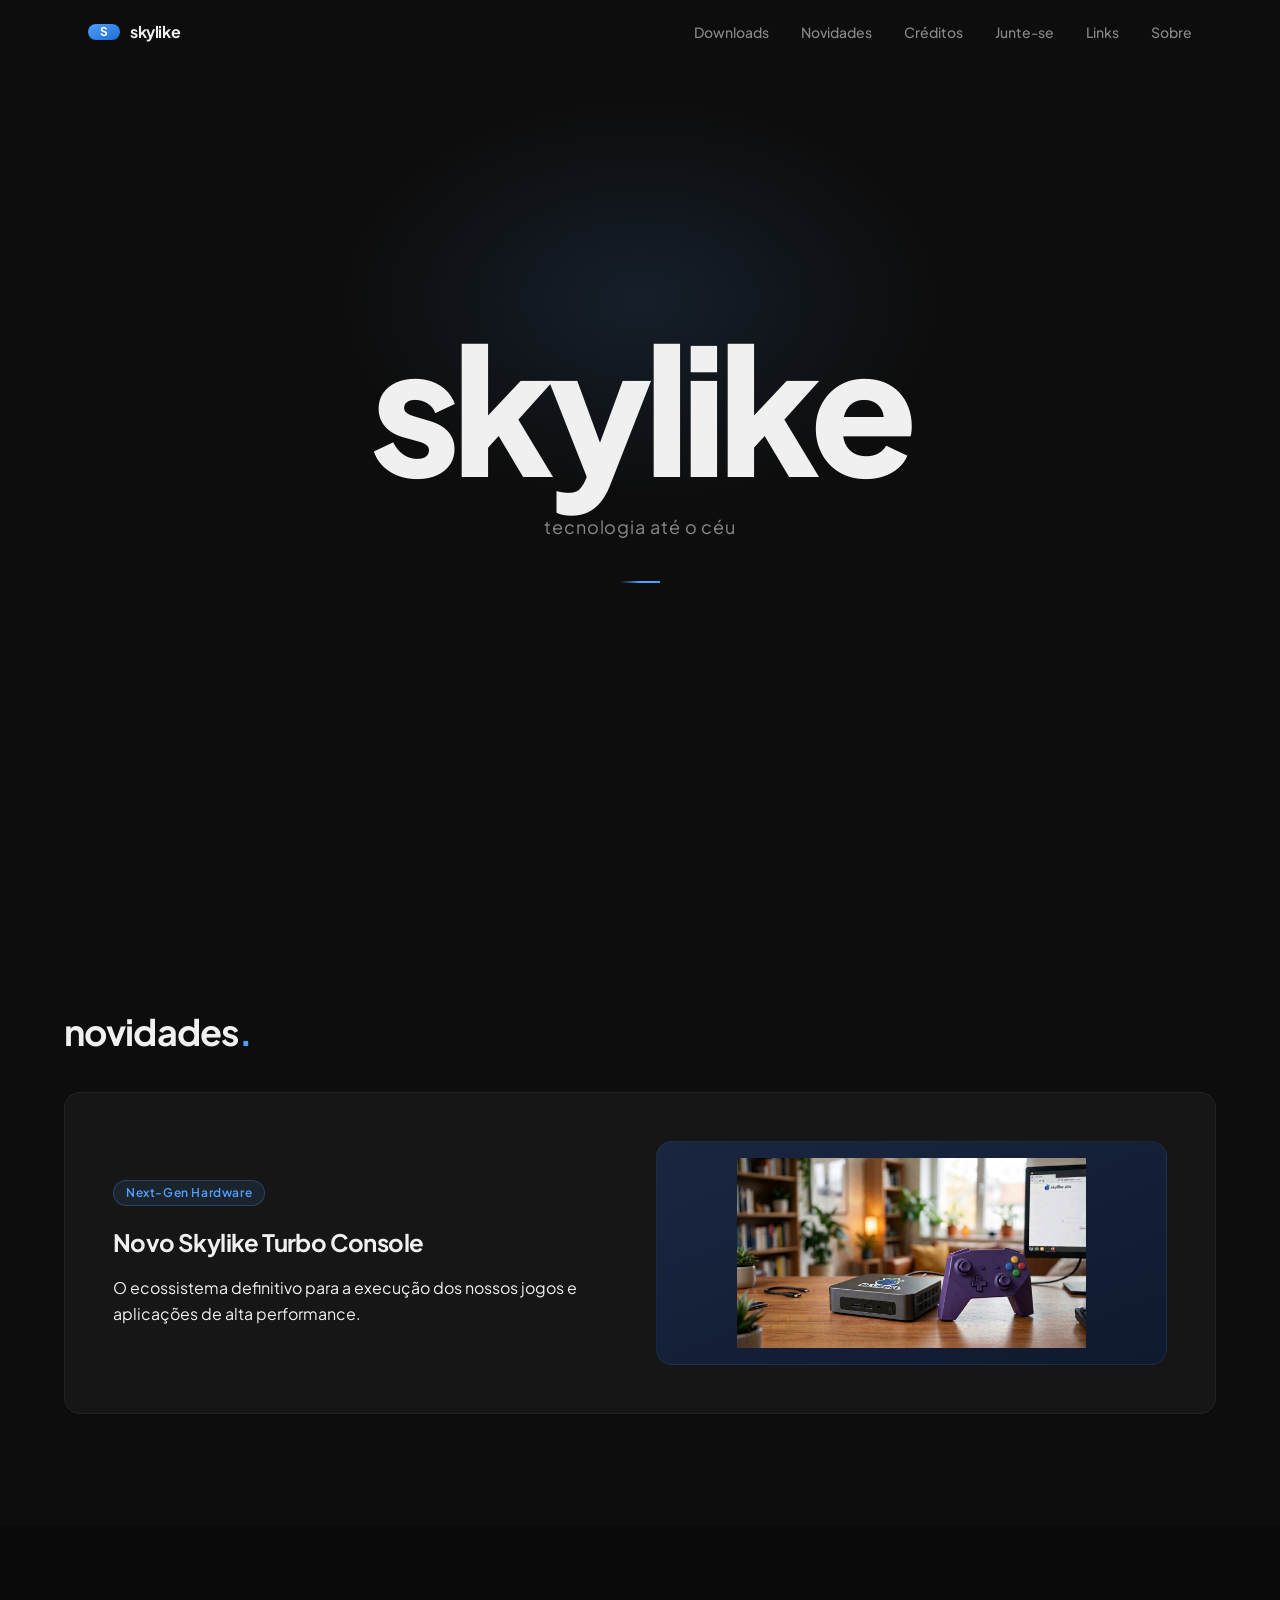
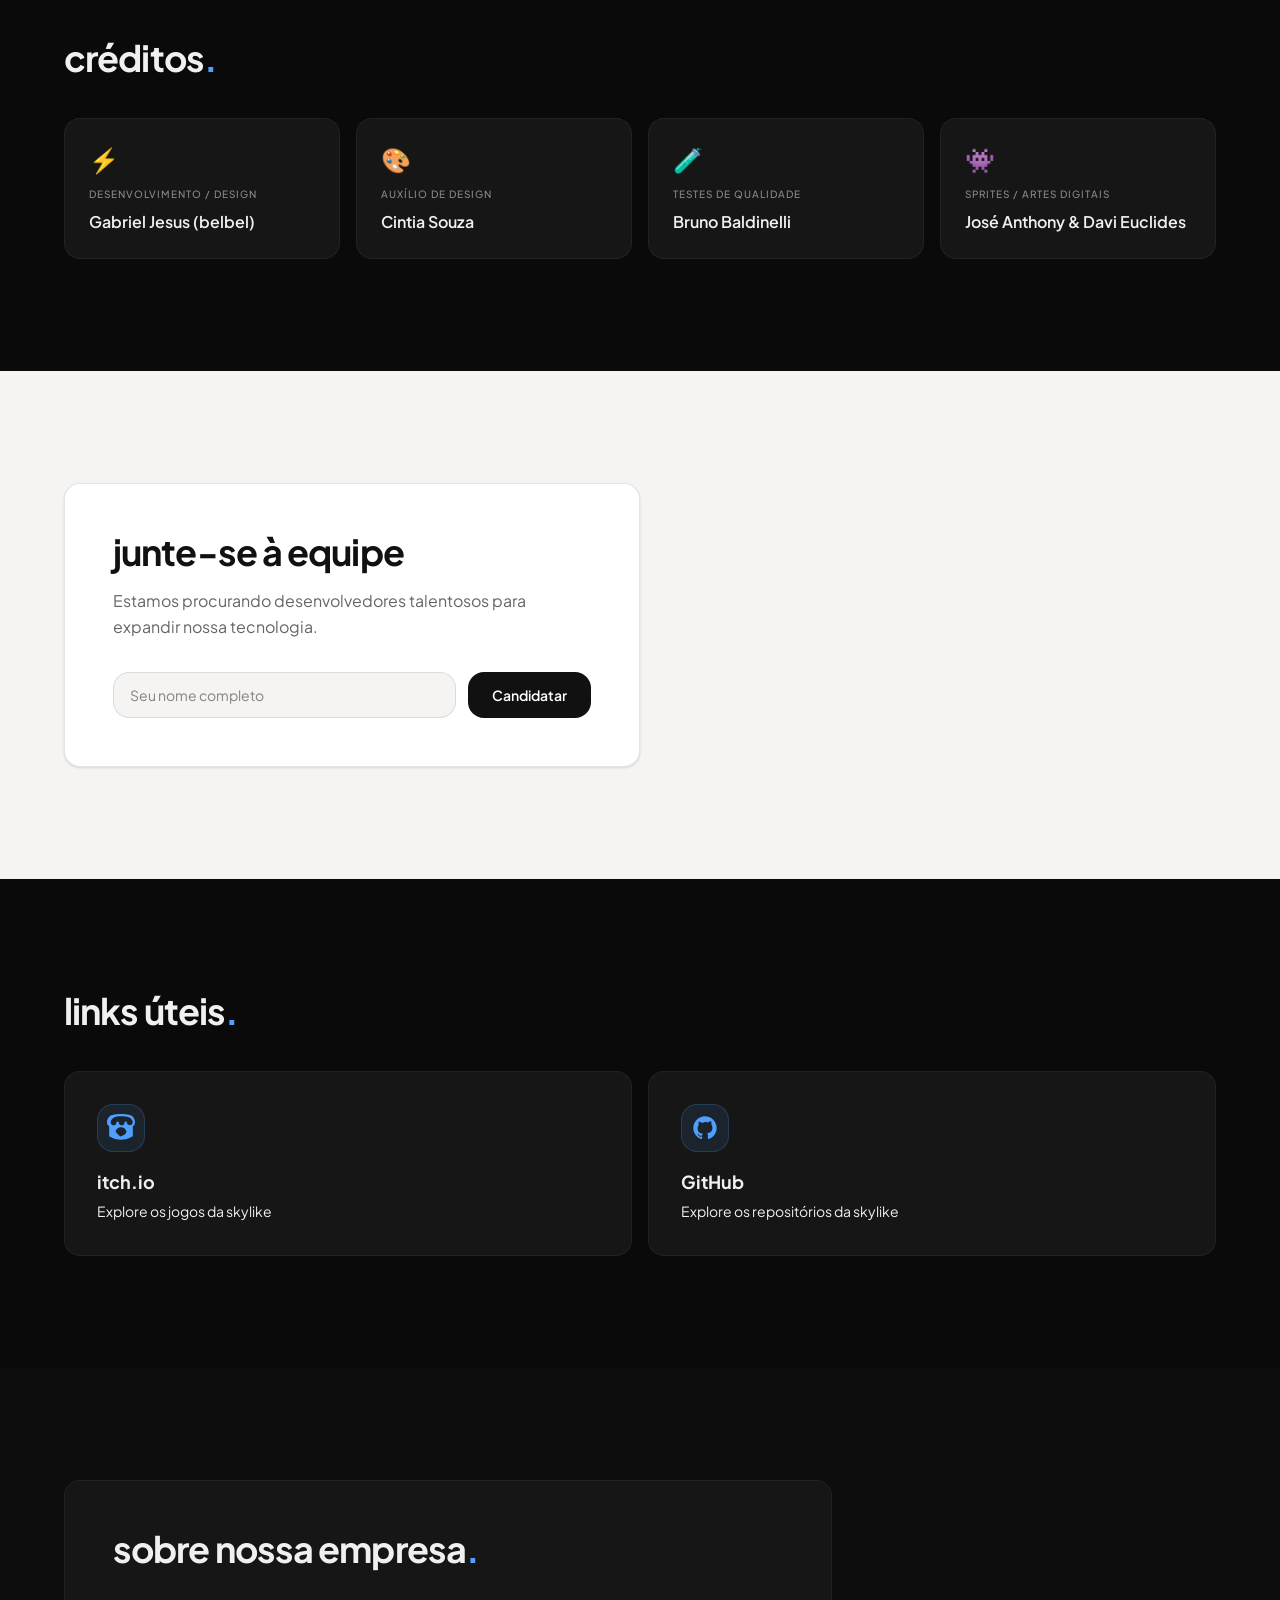
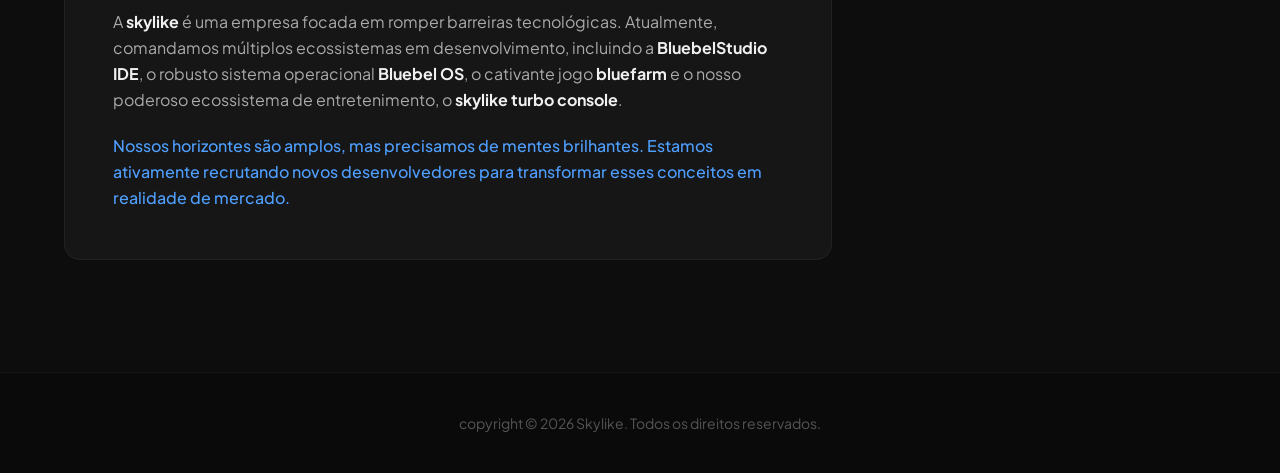
<file: index.html>
<!DOCTYPE html>
<html lang="pt-BR">
  <head>
    <meta charset="UTF-8" />
    <meta name="viewport" content="width=device-width, initial-scale=1.0" />
    
    <title>skylike site</title>

    <link rel="icon" type="image/png" href="assets/favicon.png" />
    <script type="module" crossorigin src="assets/index-DCVqB1F_.js"></script>
    <link rel="stylesheet" crossorigin href="assets/index-jgQjqrBI.css">
  </head>
  <body>
    <div id="root"></div>
  </body>
</html>
</file>
<file: assets/index-jgQjqrBI.css>
@import"https://fonts.googleapis.com/css2?family=Plus+Jakarta+Sans:wght@300;400;500;600;700;800&display=swap";/*! tailwindcss v4.1.12 | MIT License | https://tailwindcss.com */@layer properties{@supports (((-webkit-hyphens:none)) and (not (margin-trim:inline))) or ((-moz-orient:inline) and (not (color:rgb(from red r g b)))){*,:before,:after,::backdrop{--tw-translate-x:0;--tw-translate-y:0;--tw-translate-z:0;--tw-rotate-x:initial;--tw-rotate-y:initial;--tw-rotate-z:initial;--tw-skew-x:initial;--tw-skew-y:initial;--tw-space-x-reverse:0;--tw-border-style:solid;--tw-gradient-position:initial;--tw-gradient-from:#0000;--tw-gradient-via:#0000;--tw-gradient-to:#0000;--tw-gradient-stops:initial;--tw-gradient-via-stops:initial;--tw-gradient-from-position:0%;--tw-gradient-via-position:50%;--tw-gradient-to-position:100%;--tw-leading:initial;--tw-font-weight:initial;--tw-tracking:initial;--tw-ordinal:initial;--tw-slashed-zero:initial;--tw-numeric-figure:initial;--tw-numeric-spacing:initial;--tw-numeric-fraction:initial;--tw-shadow:0 0 #0000;--tw-shadow-color:initial;--tw-shadow-alpha:100%;--tw-inset-shadow:0 0 #0000;--tw-inset-shadow-color:initial;--tw-inset-shadow-alpha:100%;--tw-ring-color:initial;--tw-ring-shadow:0 0 #0000;--tw-inset-ring-color:initial;--tw-inset-ring-shadow:0 0 #0000;--tw-ring-inset:initial;--tw-ring-offset-width:0px;--tw-ring-offset-color:#fff;--tw-ring-offset-shadow:0 0 #0000;--tw-outline-style:solid;--tw-backdrop-blur:initial;--tw-backdrop-brightness:initial;--tw-backdrop-contrast:initial;--tw-backdrop-grayscale:initial;--tw-backdrop-hue-rotate:initial;--tw-backdrop-invert:initial;--tw-backdrop-opacity:initial;--tw-backdrop-saturate:initial;--tw-backdrop-sepia:initial;--tw-duration:initial;--tw-ease:initial;--tw-content:"";--tw-animation-delay:0s;--tw-animation-direction:normal;--tw-animation-duration:initial;--tw-animation-fill-mode:none;--tw-animation-iteration-count:1;--tw-enter-blur:0;--tw-enter-opacity:1;--tw-enter-rotate:0;--tw-enter-scale:1;--tw-enter-translate-x:0;--tw-enter-translate-y:0;--tw-exit-blur:0;--tw-exit-opacity:1;--tw-exit-rotate:0;--tw-exit-scale:1;--tw-exit-translate-x:0;--tw-exit-translate-y:0}}}@layer theme{:root,:host{--font-sans:ui-sans-serif,system-ui,sans-serif,"Apple Color Emoji","Segoe UI Emoji","Segoe UI Symbol","Noto Color Emoji";--font-mono:ui-monospace,SFMono-Regular,Menlo,Monaco,Consolas,"Liberation Mono","Courier New",monospace;--color-gray-100:oklch(96.7% .003 264.542);--color-black:#000;--color-white:#fff;--spacing:.25rem;--container-sm:24rem;--container-lg:32rem;--container-xl:36rem;--container-3xl:48rem;--container-6xl:72rem;--text-xs:.75rem;--text-xs--line-height:calc(1/.75);--text-sm:.875rem;--text-sm--line-height:calc(1.25/.875);--text-base:1rem;--text-base--line-height: 1.5 ;--text-lg:1.125rem;--text-lg--line-height:calc(1.75/1.125);--text-xl:1.25rem;--text-xl--line-height:calc(1.75/1.25);--text-2xl:1.5rem;--text-2xl--line-height:calc(2/1.5);--text-3xl:1.875rem;--text-3xl--line-height: 1.2 ;--text-4xl:2.25rem;--text-4xl--line-height:calc(2.5/2.25);--text-6xl:3.75rem;--text-6xl--line-height:1;--text-8xl:6rem;--text-8xl--line-height:1;--font-weight-normal:400;--font-weight-medium:500;--font-weight-semibold:600;--font-weight-bold:700;--font-weight-extrabold:800;--tracking-tighter:-.05em;--tracking-tight:-.025em;--tracking-wider:.05em;--tracking-widest:.1em;--leading-snug:1.375;--leading-relaxed:1.625;--radius-xs:.125rem;--radius-2xl:1rem;--ease-in-out:cubic-bezier(.4,0,.2,1);--animate-pulse:pulse 2s cubic-bezier(.4,0,.6,1)infinite;--blur-md:12px;--aspect-video:16/9;--default-transition-duration:.15s;--default-transition-timing-function:cubic-bezier(.4,0,.2,1);--default-font-family:var(--font-sans);--default-mono-font-family:var(--font-mono);--color-border:var(--border)}}@layer base{*,:after,:before,::backdrop{box-sizing:border-box;border:0 solid;margin:0;padding:0}::file-selector-button{box-sizing:border-box;border:0 solid;margin:0;padding:0}html,:host{-webkit-text-size-adjust:100%;-moz-tab-size:4;tab-size:4;line-height:1.5;font-family:var(--default-font-family,ui-sans-serif,system-ui,sans-serif,"Apple Color Emoji","Segoe UI Emoji","Segoe UI Symbol","Noto Color Emoji");font-feature-settings:var(--default-font-feature-settings,normal);font-variation-settings:var(--default-font-variation-settings,normal);-webkit-tap-highlight-color:transparent}hr{height:0;color:inherit;border-top-width:1px}abbr:where([title]){-webkit-text-decoration:underline dotted;text-decoration:underline dotted}h1,h2,h3,h4,h5,h6{font-size:inherit;font-weight:inherit}a{color:inherit;-webkit-text-decoration:inherit;text-decoration:inherit}b,strong{font-weight:bolder}code,kbd,samp,pre{font-family:var(--default-mono-font-family,ui-monospace,SFMono-Regular,Menlo,Monaco,Consolas,"Liberation Mono","Courier New",monospace);font-feature-settings:var(--default-mono-font-feature-settings,normal);font-variation-settings:var(--default-mono-font-variation-settings,normal);font-size:1em}small{font-size:80%}sub,sup{vertical-align:baseline;font-size:75%;line-height:0;position:relative}sub{bottom:-.25em}sup{top:-.5em}table{text-indent:0;border-color:inherit;border-collapse:collapse}:-moz-focusring{outline:auto}progress{vertical-align:baseline}summary{display:list-item}ol,ul,menu{list-style:none}img,svg,video,canvas,audio,iframe,embed,object{vertical-align:middle;display:block}img,video{max-width:100%;height:auto}button,input,select,optgroup,textarea{font:inherit;font-feature-settings:inherit;font-variation-settings:inherit;letter-spacing:inherit;color:inherit;opacity:1;background-color:#0000;border-radius:0}::file-selector-button{font:inherit;font-feature-settings:inherit;font-variation-settings:inherit;letter-spacing:inherit;color:inherit;opacity:1;background-color:#0000;border-radius:0}:where(select:is([multiple],[size])) optgroup{font-weight:bolder}:where(select:is([multiple],[size])) optgroup option{padding-inline-start:20px}::file-selector-button{margin-inline-end:4px}::placeholder{opacity:1}@supports (not ((-webkit-appearance:-apple-pay-button))) or (contain-intrinsic-size:1px){::placeholder{color:currentColor}@supports (color:color-mix(in lab,red,red)){::placeholder{color:color-mix(in oklab,currentcolor 50%,transparent)}}}textarea{resize:vertical}::-webkit-search-decoration{-webkit-appearance:none}::-webkit-date-and-time-value{min-height:1lh;text-align:inherit}::-webkit-datetime-edit{display:inline-flex}::-webkit-datetime-edit-fields-wrapper{padding:0}::-webkit-datetime-edit{padding-block:0}::-webkit-datetime-edit-year-field{padding-block:0}::-webkit-datetime-edit-month-field{padding-block:0}::-webkit-datetime-edit-day-field{padding-block:0}::-webkit-datetime-edit-hour-field{padding-block:0}::-webkit-datetime-edit-minute-field{padding-block:0}::-webkit-datetime-edit-second-field{padding-block:0}::-webkit-datetime-edit-millisecond-field{padding-block:0}::-webkit-datetime-edit-meridiem-field{padding-block:0}::-webkit-calendar-picker-indicator{line-height:1}:-moz-ui-invalid{box-shadow:none}button,input:where([type=button],[type=reset],[type=submit]){-webkit-appearance:button;-moz-appearance:button;appearance:button}::file-selector-button{-webkit-appearance:button;-moz-appearance:button;appearance:button}::-webkit-inner-spin-button{height:auto}::-webkit-outer-spin-button{height:auto}[hidden]:where(:not([hidden=until-found])){display:none!important}*{border-color:var(--border);outline-color:var(--ring)}@supports (color:color-mix(in lab,red,red)){*{outline-color:color-mix(in oklab,var(--ring)50%,transparent)}}body{background-color:var(--background);color:var(--foreground);-webkit-font-smoothing:antialiased;-moz-osx-font-smoothing:grayscale}html{font-family:Plus Jakarta Sans,sans-serif;font-size:100%}h1{font-size:var(--text-xl);line-height:var(--tw-leading,var(--text-xl--line-height));--tw-font-weight:var(--font-weight-medium);font-weight:var(--font-weight-medium);--tw-tracking:var(--tracking-tight);letter-spacing:var(--tracking-tight)}@media(min-width:48rem){h1{font-size:var(--text-3xl);line-height:var(--tw-leading,var(--text-3xl--line-height))}}h1{line-height:1.3}h2{font-size:var(--text-lg);line-height:var(--tw-leading,var(--text-lg--line-height));--tw-font-weight:var(--font-weight-medium);font-weight:var(--font-weight-medium)}@media(min-width:48rem){h2{font-size:var(--text-2xl);line-height:var(--tw-leading,var(--text-2xl--line-height))}}h2{line-height:1.4}h3{font-size:var(--text-base);line-height:var(--tw-leading,var(--text-base--line-height));--tw-font-weight:var(--font-weight-medium);font-weight:var(--font-weight-medium)}@media(min-width:48rem){h3{font-size:var(--text-xl);line-height:var(--tw-leading,var(--text-xl--line-height))}}h3{line-height:1.4}h4{font-size:var(--text-sm);line-height:var(--tw-leading,var(--text-sm--line-height));--tw-font-weight:var(--font-weight-medium);font-weight:var(--font-weight-medium)}@media(min-width:48rem){h4{font-size:var(--text-base);line-height:var(--tw-leading,var(--text-base--line-height))}}h4{line-height:1.5}label,button{font-size:var(--text-sm);line-height:var(--tw-leading,var(--text-sm--line-height));--tw-font-weight:var(--font-weight-medium);font-weight:var(--font-weight-medium)}@media(min-width:48rem){label,button{font-size:var(--text-base);line-height:var(--tw-leading,var(--text-base--line-height))}}label,button{line-height:1.5}input{font-size:var(--text-sm);line-height:var(--tw-leading,var(--text-sm--line-height));--tw-font-weight:var(--font-weight-normal);font-weight:var(--font-weight-normal)}@media(min-width:48rem){input{font-size:var(--text-base);line-height:var(--tw-leading,var(--text-base--line-height))}}input{line-height:1.5}}@layer components;@layer utilities{.\@container\/card-header{container:card-header/inline-size}.pointer-events-none{pointer-events:none}.invisible{visibility:hidden}.sr-only{clip:rect(0,0,0,0);white-space:nowrap;border-width:0;width:1px;height:1px;margin:-1px;padding:0;position:absolute;overflow:hidden}.absolute{position:absolute}.fixed{position:fixed}.relative{position:relative}.inset-0{inset:calc(var(--spacing)*0)}.inset-x-0{inset-inline:calc(var(--spacing)*0)}.inset-y-0{inset-block:calc(var(--spacing)*0)}.-top-12{top:calc(var(--spacing)*-12)}.top-0{top:calc(var(--spacing)*0)}.top-1\.5{top:calc(var(--spacing)*1.5)}.top-1\/2{top:50%}.top-1\/3{top:33.3333%}.top-3\.5{top:calc(var(--spacing)*3.5)}.top-4{top:calc(var(--spacing)*4)}.top-\[1px\]{top:1px}.top-\[50\%\]{top:50%}.top-\[60\%\]{top:60%}.top-full{top:100%}.-right-12{right:calc(var(--spacing)*-12)}.right-0{right:calc(var(--spacing)*0)}.right-1{right:calc(var(--spacing)*1)}.right-2{right:calc(var(--spacing)*2)}.right-3{right:calc(var(--spacing)*3)}.right-4{right:calc(var(--spacing)*4)}.-bottom-12{bottom:calc(var(--spacing)*-12)}.bottom-0{bottom:calc(var(--spacing)*0)}.-left-12{left:calc(var(--spacing)*-12)}.left-0{left:calc(var(--spacing)*0)}.left-1{left:calc(var(--spacing)*1)}.left-1\/2{left:50%}.left-2{left:calc(var(--spacing)*2)}.left-\[50\%\]{left:50%}.isolate{isolation:isolate}.z-10{z-index:10}.z-20{z-index:20}.z-50{z-index:50}.z-\[1\]{z-index:1}.col-start-2{grid-column-start:2}.row-span-2{grid-row:span 2/span 2}.row-start-1{grid-row-start:1}.m-0{margin:calc(var(--spacing)*0)}.-mx-1{margin-inline:calc(var(--spacing)*-1)}.mx-2{margin-inline:calc(var(--spacing)*2)}.mx-3\.5{margin-inline:calc(var(--spacing)*3.5)}.mx-auto{margin-inline:auto}.my-0\.5{margin-block:calc(var(--spacing)*.5)}.my-1{margin-block:calc(var(--spacing)*1)}.-mt-4{margin-top:calc(var(--spacing)*-4)}.mt-1\.5{margin-top:calc(var(--spacing)*1.5)}.mt-2{margin-top:calc(var(--spacing)*2)}.mt-4{margin-top:calc(var(--spacing)*4)}.mt-5{margin-top:calc(var(--spacing)*5)}.mt-10{margin-top:calc(var(--spacing)*10)}.mt-auto{margin-top:auto}.mb-1{margin-bottom:calc(var(--spacing)*1)}.mb-4{margin-bottom:calc(var(--spacing)*4)}.mb-5{margin-bottom:calc(var(--spacing)*5)}.mb-8{margin-bottom:calc(var(--spacing)*8)}.mb-10{margin-bottom:calc(var(--spacing)*10)}.-ml-4{margin-left:calc(var(--spacing)*-4)}.ml-1{margin-left:calc(var(--spacing)*1)}.ml-auto{margin-left:auto}.line-clamp-1{-webkit-line-clamp:1;-webkit-box-orient:vertical;display:-webkit-box;overflow:hidden}.block{display:block}.flex{display:flex}.grid{display:grid}.hidden{display:none}.inline-block{display:inline-block}.inline-flex{display:inline-flex}.table{display:table}.table-caption{display:table-caption}.table-cell{display:table-cell}.table-row{display:table-row}.field-sizing-content{field-sizing:content}.aspect-square{aspect-ratio:1}.aspect-video{aspect-ratio:var(--aspect-video)}.size-2{width:calc(var(--spacing)*2);height:calc(var(--spacing)*2)}.size-2\.5{width:calc(var(--spacing)*2.5);height:calc(var(--spacing)*2.5)}.size-3{width:calc(var(--spacing)*3);height:calc(var(--spacing)*3)}.size-3\.5{width:calc(var(--spacing)*3.5);height:calc(var(--spacing)*3.5)}.size-4{width:calc(var(--spacing)*4);height:calc(var(--spacing)*4)}.size-7{width:calc(var(--spacing)*7);height:calc(var(--spacing)*7)}.size-8{width:calc(var(--spacing)*8);height:calc(var(--spacing)*8)}.size-9{width:calc(var(--spacing)*9);height:calc(var(--spacing)*9)}.size-10{width:calc(var(--spacing)*10);height:calc(var(--spacing)*10)}.size-full{width:100%;height:100%}.h-1\.5{height:calc(var(--spacing)*1.5)}.h-2{height:calc(var(--spacing)*2)}.h-2\.5{height:calc(var(--spacing)*2.5)}.h-4{height:calc(var(--spacing)*4)}.h-5{height:calc(var(--spacing)*5)}.h-7{height:calc(var(--spacing)*7)}.h-8{height:calc(var(--spacing)*8)}.h-9{height:calc(var(--spacing)*9)}.h-10{height:calc(var(--spacing)*10)}.h-12{height:calc(var(--spacing)*12)}.h-16{height:calc(var(--spacing)*16)}.h-48{height:calc(var(--spacing)*48)}.h-\[1\.15rem\]{height:1.15rem}.h-\[2px\]{height:2px}.h-\[400px\]{height:400px}.h-\[calc\(100\%-1px\)\]{height:calc(100% - 1px)}.h-\[var\(--radix-navigation-menu-viewport-height\)\]{height:var(--radix-navigation-menu-viewport-height)}.h-\[var\(--radix-select-trigger-height\)\]{height:var(--radix-select-trigger-height)}.h-auto{height:auto}.h-full{height:100%}.h-px{height:1px}.h-svh{height:100svh}.max-h-\(--radix-context-menu-content-available-height\){max-height:var(--radix-context-menu-content-available-height)}.max-h-\(--radix-dropdown-menu-content-available-height\){max-height:var(--radix-dropdown-menu-content-available-height)}.max-h-\(--radix-select-content-available-height\){max-height:var(--radix-select-content-available-height)}.max-h-\[300px\]{max-height:300px}.max-h-full{max-height:100%}.min-h-0{min-height:calc(var(--spacing)*0)}.min-h-4{min-height:calc(var(--spacing)*4)}.min-h-16{min-height:calc(var(--spacing)*16)}.min-h-screen{min-height:100vh}.min-h-svh{min-height:100svh}.w-\(--sidebar-width\){width:var(--sidebar-width)}.w-0{width:calc(var(--spacing)*0)}.w-1{width:calc(var(--spacing)*1)}.w-2{width:calc(var(--spacing)*2)}.w-2\.5{width:calc(var(--spacing)*2.5)}.w-3{width:calc(var(--spacing)*3)}.w-3\/4{width:75%}.w-4{width:calc(var(--spacing)*4)}.w-5{width:calc(var(--spacing)*5)}.w-8{width:calc(var(--spacing)*8)}.w-9{width:calc(var(--spacing)*9)}.w-10{width:calc(var(--spacing)*10)}.w-12{width:calc(var(--spacing)*12)}.w-64{width:calc(var(--spacing)*64)}.w-72{width:calc(var(--spacing)*72)}.w-\[100px\]{width:100px}.w-\[300px\]{width:300px}.w-auto{width:auto}.w-fit{width:fit-content}.w-full{width:100%}.w-max{width:max-content}.w-px{width:1px}.max-w-\(--skeleton-width\){max-width:var(--skeleton-width)}.max-w-3xl{max-width:var(--container-3xl)}.max-w-6xl{max-width:var(--container-6xl)}.max-w-\[calc\(100\%-2rem\)\]{max-width:calc(100% - 2rem)}.max-w-full{max-width:100%}.max-w-max{max-width:max-content}.max-w-xl{max-width:var(--container-xl)}.min-w-0{min-width:calc(var(--spacing)*0)}.min-w-5{min-width:calc(var(--spacing)*5)}.min-w-8{min-width:calc(var(--spacing)*8)}.min-w-9{min-width:calc(var(--spacing)*9)}.min-w-10{min-width:calc(var(--spacing)*10)}.min-w-\[8rem\]{min-width:8rem}.min-w-\[12rem\]{min-width:12rem}.min-w-\[var\(--radix-select-trigger-width\)\]{min-width:var(--radix-select-trigger-width)}.flex-1{flex:1}.shrink-0{flex-shrink:0}.grow{flex-grow:1}.grow-0{flex-grow:0}.basis-full{flex-basis:100%}.caption-bottom{caption-side:bottom}.border-collapse{border-collapse:collapse}.origin-\(--radix-context-menu-content-transform-origin\){transform-origin:var(--radix-context-menu-content-transform-origin)}.origin-\(--radix-dropdown-menu-content-transform-origin\){transform-origin:var(--radix-dropdown-menu-content-transform-origin)}.origin-\(--radix-hover-card-content-transform-origin\){transform-origin:var(--radix-hover-card-content-transform-origin)}.origin-\(--radix-menubar-content-transform-origin\){transform-origin:var(--radix-menubar-content-transform-origin)}.origin-\(--radix-popover-content-transform-origin\){transform-origin:var(--radix-popover-content-transform-origin)}.origin-\(--radix-select-content-transform-origin\){transform-origin:var(--radix-select-content-transform-origin)}.origin-\(--radix-tooltip-content-transform-origin\){transform-origin:var(--radix-tooltip-content-transform-origin)}.-translate-x-1\/2{--tw-translate-x: -50% ;translate:var(--tw-translate-x)var(--tw-translate-y)}.-translate-x-px{--tw-translate-x:-1px;translate:var(--tw-translate-x)var(--tw-translate-y)}.translate-x-\[-50\%\]{--tw-translate-x:-50%;translate:var(--tw-translate-x)var(--tw-translate-y)}.translate-x-px{--tw-translate-x:1px;translate:var(--tw-translate-x)var(--tw-translate-y)}.-translate-y-1\/2{--tw-translate-y: -50% ;translate:var(--tw-translate-x)var(--tw-translate-y)}.translate-y-0\.5{--tw-translate-y:calc(var(--spacing)*.5);translate:var(--tw-translate-x)var(--tw-translate-y)}.translate-y-\[-50\%\]{--tw-translate-y:-50%;translate:var(--tw-translate-x)var(--tw-translate-y)}.translate-y-\[calc\(-50\%_-_2px\)\]{--tw-translate-y: calc(-50% - 2px) ;translate:var(--tw-translate-x)var(--tw-translate-y)}.rotate-45{rotate:45deg}.rotate-90{rotate:90deg}.transform{transform:var(--tw-rotate-x,)var(--tw-rotate-y,)var(--tw-rotate-z,)var(--tw-skew-x,)var(--tw-skew-y,)}.animate-caret-blink{animation:1.25s ease-out infinite caret-blink}.animate-in{animation:enter var(--tw-animation-duration,var(--tw-duration,.15s))var(--tw-ease,ease)var(--tw-animation-delay,0s)var(--tw-animation-iteration-count,1)var(--tw-animation-direction,normal)var(--tw-animation-fill-mode,none)}.animate-pulse{animation:var(--animate-pulse)}.cursor-default{cursor:default}.touch-none{touch-action:none}.resize-none{resize:none}.scroll-my-1{scroll-margin-block:calc(var(--spacing)*1)}.scroll-py-1{scroll-padding-block:calc(var(--spacing)*1)}.list-none{list-style-type:none}.auto-rows-min{grid-auto-rows:min-content}.grid-cols-1{grid-template-columns:repeat(1,minmax(0,1fr))}.grid-cols-\[0_1fr\]{grid-template-columns:0 1fr}.grid-rows-\[auto_auto\]{grid-template-rows:auto auto}.flex-col{flex-direction:column}.flex-col-reverse{flex-direction:column-reverse}.flex-row{flex-direction:row}.flex-wrap{flex-wrap:wrap}.items-center{align-items:center}.items-end{align-items:flex-end}.items-start{align-items:flex-start}.items-stretch{align-items:stretch}.justify-between{justify-content:space-between}.justify-center{justify-content:center}.justify-items-start{justify-items:start}.gap-1{gap:calc(var(--spacing)*1)}.gap-1\.5{gap:calc(var(--spacing)*1.5)}.gap-2{gap:calc(var(--spacing)*2)}.gap-2\.5{gap:calc(var(--spacing)*2.5)}.gap-3{gap:calc(var(--spacing)*3)}.gap-4{gap:calc(var(--spacing)*4)}.gap-6{gap:calc(var(--spacing)*6)}.gap-8{gap:calc(var(--spacing)*8)}:where(.space-x-1>:not(:last-child)){--tw-space-x-reverse:0;margin-inline-start:calc(calc(var(--spacing)*1)*var(--tw-space-x-reverse));margin-inline-end:calc(calc(var(--spacing)*1)*calc(1 - var(--tw-space-x-reverse)))}.gap-y-0\.5{row-gap:calc(var(--spacing)*.5)}.self-start{align-self:flex-start}.justify-self-end{justify-self:flex-end}.overflow-auto{overflow:auto}.overflow-hidden{overflow:hidden}.overflow-x-auto{overflow-x:auto}.overflow-x-hidden{overflow-x:hidden}.overflow-y-auto{overflow-y:auto}.rounded-2xl{border-radius:var(--radius-2xl)}.rounded-\[2px\]{border-radius:2px}.rounded-\[4px\]{border-radius:4px}.rounded-\[inherit\]{border-radius:inherit}.rounded-full{border-radius:3.40282e38px}.rounded-lg{border-radius:var(--radius)}.rounded-md{border-radius:calc(var(--radius) - 2px)}.rounded-none{border-radius:0}.rounded-sm{border-radius:calc(var(--radius) - 4px)}.rounded-xl{border-radius:calc(var(--radius) + 4px)}.rounded-xs{border-radius:var(--radius-xs)}.rounded-tl-sm{border-top-left-radius:calc(var(--radius) - 4px)}.border{border-style:var(--tw-border-style);border-width:1px}.border-\[1\.5px\]{border-style:var(--tw-border-style);border-width:1.5px}.border-y{border-block-style:var(--tw-border-style);border-block-width:1px}.border-t{border-top-style:var(--tw-border-style);border-top-width:1px}.border-r{border-right-style:var(--tw-border-style);border-right-width:1px}.border-b{border-bottom-style:var(--tw-border-style);border-bottom-width:1px}.border-l{border-left-style:var(--tw-border-style);border-left-width:1px}.border-dashed{--tw-border-style:dashed;border-style:dashed}.border-\(--color-border\){border-color:var(--color-border)}.border-\[\#4f9fff\]\/10{border-color:#4f9fff1a}.border-\[\#4f9fff\]\/20{border-color:#4f9fff33}.border-\[\#4f9fff\]\/25{border-color:#4f9fff40}.border-black\/10{border-color:#0000001a}@supports (color:color-mix(in lab,red,red)){.border-black\/10{border-color:color-mix(in oklab,var(--color-black)10%,transparent)}}.border-border\/50{border-color:var(--border)}@supports (color:color-mix(in lab,red,red)){.border-border\/50{border-color:color-mix(in oklab,var(--border)50%,transparent)}}.border-input{border-color:var(--input)}.border-primary{border-color:var(--primary)}.border-sidebar-border{border-color:var(--sidebar-border)}.border-transparent{border-color:#0000}.border-white\/5{border-color:#ffffff0d}@supports (color:color-mix(in lab,red,red)){.border-white\/5{border-color:color-mix(in oklab,var(--color-white)5%,transparent)}}.border-t-transparent{border-top-color:#0000}.border-l-transparent{border-left-color:#0000}.bg-\(--color-bg\){background-color:var(--color-bg)}.bg-\[\#0a0a0a\]{background-color:#0a0a0a}.bg-\[\#0d0d0d\]{background-color:#0d0d0d}.bg-\[\#0d0d0d\]\/92{background-color:#0d0d0deb}.bg-\[\#4f9fff\]\/5{background-color:#4f9fff0d}.bg-\[\#4f9fff\]\/10{background-color:#4f9fff1a}.bg-\[\#111111\]{background-color:#111}.bg-\[\#161616\]{background-color:#161616}.bg-\[\#f5f4f2\]{background-color:#f5f4f2}.bg-accent{background-color:var(--accent)}.bg-background{background-color:var(--background)}.bg-black\/50{background-color:#00000080}@supports (color:color-mix(in lab,red,red)){.bg-black\/50{background-color:color-mix(in oklab,var(--color-black)50%,transparent)}}.bg-border{background-color:var(--border)}.bg-card{background-color:var(--card)}.bg-destructive{background-color:var(--destructive)}.bg-foreground{background-color:var(--foreground)}.bg-gray-100{background-color:var(--color-gray-100)}.bg-input-background{background-color:var(--input-background)}.bg-muted,.bg-muted\/50{background-color:var(--muted)}@supports (color:color-mix(in lab,red,red)){.bg-muted\/50{background-color:color-mix(in oklab,var(--muted)50%,transparent)}}.bg-popover{background-color:var(--popover)}.bg-primary,.bg-primary\/20{background-color:var(--primary)}@supports (color:color-mix(in lab,red,red)){.bg-primary\/20{background-color:color-mix(in oklab,var(--primary)20%,transparent)}}.bg-secondary{background-color:var(--secondary)}.bg-sidebar{background-color:var(--sidebar)}.bg-sidebar-border{background-color:var(--sidebar-border)}.bg-transparent{background-color:#0000}.bg-white{background-color:var(--color-white)}.bg-gradient-to-br{--tw-gradient-position:to bottom right in oklab;background-image:linear-gradient(var(--tw-gradient-stops))}.bg-gradient-to-r{--tw-gradient-position:to right in oklab;background-image:linear-gradient(var(--tw-gradient-stops))}.bg-\[radial-gradient\(ellipse\,rgba\(79\,159\,255\,0\.12\)_0\%\,transparent_70\%\)\]{background-image:radial-gradient(#4f9fff1f,#0000 70%)}.from-\[\#1a2540\]{--tw-gradient-from:#1a2540;--tw-gradient-stops:var(--tw-gradient-via-stops,var(--tw-gradient-position),var(--tw-gradient-from)var(--tw-gradient-from-position),var(--tw-gradient-to)var(--tw-gradient-to-position))}.from-\[\#4f9fff\]{--tw-gradient-from:#4f9fff;--tw-gradient-stops:var(--tw-gradient-via-stops,var(--tw-gradient-position),var(--tw-gradient-from)var(--tw-gradient-from-position),var(--tw-gradient-to)var(--tw-gradient-to-position))}.from-transparent{--tw-gradient-from:transparent;--tw-gradient-stops:var(--tw-gradient-via-stops,var(--tw-gradient-position),var(--tw-gradient-from)var(--tw-gradient-from-position),var(--tw-gradient-to)var(--tw-gradient-to-position))}.via-\[\#4f9fff\]{--tw-gradient-via:#4f9fff;--tw-gradient-via-stops:var(--tw-gradient-position),var(--tw-gradient-from)var(--tw-gradient-from-position),var(--tw-gradient-via)var(--tw-gradient-via-position),var(--tw-gradient-to)var(--tw-gradient-to-position);--tw-gradient-stops:var(--tw-gradient-via-stops)}.to-\[\#0f1a30\]{--tw-gradient-to:#0f1a30;--tw-gradient-stops:var(--tw-gradient-via-stops,var(--tw-gradient-position),var(--tw-gradient-from)var(--tw-gradient-from-position),var(--tw-gradient-to)var(--tw-gradient-to-position))}.to-\[\#1a6fd4\]{--tw-gradient-to:#1a6fd4;--tw-gradient-stops:var(--tw-gradient-via-stops,var(--tw-gradient-position),var(--tw-gradient-from)var(--tw-gradient-from-position),var(--tw-gradient-to)var(--tw-gradient-to-position))}.to-\[\#4f9fff\]{--tw-gradient-to:#4f9fff;--tw-gradient-stops:var(--tw-gradient-via-stops,var(--tw-gradient-position),var(--tw-gradient-from)var(--tw-gradient-from-position),var(--tw-gradient-to)var(--tw-gradient-to-position))}.fill-current{fill:currentColor}.fill-primary{fill:var(--primary)}.object-contain{object-fit:contain}.p-0{padding:calc(var(--spacing)*0)}.p-1{padding:calc(var(--spacing)*1)}.p-2{padding:calc(var(--spacing)*2)}.p-3{padding:calc(var(--spacing)*3)}.p-4{padding:calc(var(--spacing)*4)}.p-6{padding:calc(var(--spacing)*6)}.p-8{padding:calc(var(--spacing)*8)}.p-\[3px\]{padding:3px}.p-px{padding:1px}.px-1{padding-inline:calc(var(--spacing)*1)}.px-1\.5{padding-inline:calc(var(--spacing)*1.5)}.px-2{padding-inline:calc(var(--spacing)*2)}.px-2\.5{padding-inline:calc(var(--spacing)*2.5)}.px-3{padding-inline:calc(var(--spacing)*3)}.px-4{padding-inline:calc(var(--spacing)*4)}.px-6{padding-inline:calc(var(--spacing)*6)}.py-0\.5{padding-block:calc(var(--spacing)*.5)}.py-1{padding-block:calc(var(--spacing)*1)}.py-1\.5{padding-block:calc(var(--spacing)*1.5)}.py-2{padding-block:calc(var(--spacing)*2)}.py-3{padding-block:calc(var(--spacing)*3)}.py-4{padding-block:calc(var(--spacing)*4)}.py-6{padding-block:calc(var(--spacing)*6)}.py-10{padding-block:calc(var(--spacing)*10)}.py-16{padding-block:calc(var(--spacing)*16)}.pt-0{padding-top:calc(var(--spacing)*0)}.pt-1{padding-top:calc(var(--spacing)*1)}.pt-3{padding-top:calc(var(--spacing)*3)}.pt-4{padding-top:calc(var(--spacing)*4)}.pt-6{padding-top:calc(var(--spacing)*6)}.pr-2{padding-right:calc(var(--spacing)*2)}.pr-2\.5{padding-right:calc(var(--spacing)*2.5)}.pr-8{padding-right:calc(var(--spacing)*8)}.pb-3{padding-bottom:calc(var(--spacing)*3)}.pb-4{padding-bottom:calc(var(--spacing)*4)}.pb-6{padding-bottom:calc(var(--spacing)*6)}.pl-2{padding-left:calc(var(--spacing)*2)}.pl-4{padding-left:calc(var(--spacing)*4)}.pl-8{padding-left:calc(var(--spacing)*8)}.text-center{text-align:center}.text-left{text-align:left}.align-middle{vertical-align:middle}.font-mono{font-family:var(--font-mono)}.text-2xl{font-size:var(--text-2xl);line-height:var(--tw-leading,var(--text-2xl--line-height))}.text-6xl{font-size:var(--text-6xl);line-height:var(--tw-leading,var(--text-6xl--line-height))}.text-base{font-size:var(--text-base);line-height:var(--tw-leading,var(--text-base--line-height))}.text-lg{font-size:var(--text-lg);line-height:var(--tw-leading,var(--text-lg--line-height))}.text-sm{font-size:var(--text-sm);line-height:var(--tw-leading,var(--text-sm--line-height))}.text-xl{font-size:var(--text-xl);line-height:var(--tw-leading,var(--text-xl--line-height))}.text-xs{font-size:var(--text-xs);line-height:var(--tw-leading,var(--text-xs--line-height))}.text-\[0\.8rem\]{font-size:.8rem}.text-\[10px\]{font-size:10px}.leading-none{--tw-leading:1;line-height:1}.leading-relaxed{--tw-leading:var(--leading-relaxed);line-height:var(--leading-relaxed)}.leading-snug{--tw-leading:var(--leading-snug);line-height:var(--leading-snug)}.font-bold{--tw-font-weight:var(--font-weight-bold);font-weight:var(--font-weight-bold)}.font-extrabold{--tw-font-weight:var(--font-weight-extrabold);font-weight:var(--font-weight-extrabold)}.font-medium{--tw-font-weight:var(--font-weight-medium);font-weight:var(--font-weight-medium)}.font-normal{--tw-font-weight:var(--font-weight-normal);font-weight:var(--font-weight-normal)}.font-semibold{--tw-font-weight:var(--font-weight-semibold);font-weight:var(--font-weight-semibold)}.tracking-tight{--tw-tracking:var(--tracking-tight);letter-spacing:var(--tracking-tight)}.tracking-tighter{--tw-tracking:var(--tracking-tighter);letter-spacing:var(--tracking-tighter)}.tracking-wider{--tw-tracking:var(--tracking-wider);letter-spacing:var(--tracking-wider)}.tracking-widest{--tw-tracking:var(--tracking-widest);letter-spacing:var(--tracking-widest)}.text-balance{text-wrap:balance}.break-words{overflow-wrap:break-word}.whitespace-nowrap{white-space:nowrap}.text-\[\#2a7fd4\]{color:#2a7fd4}.text-\[\#4f9fff\]{color:#4f9fff}.text-\[\#111111\]{color:#111}.text-\[\#555555\]{color:#555}.text-\[\#666666\]{color:#666}.text-\[\#888888\]{color:#888}.text-\[\#aaaaaa\]{color:#aaa}.text-\[\#f0f0f0\]{color:#f0f0f0}.text-accent-foreground{color:var(--accent-foreground)}.text-card-foreground{color:var(--card-foreground)}.text-current{color:currentColor}.text-destructive{color:var(--destructive)}.text-foreground{color:var(--foreground)}.text-muted-foreground{color:var(--muted-foreground)}.text-popover-foreground{color:var(--popover-foreground)}.text-primary{color:var(--primary)}.text-primary-foreground{color:var(--primary-foreground)}.text-secondary-foreground{color:var(--secondary-foreground)}.text-sidebar-foreground,.text-sidebar-foreground\/70{color:var(--sidebar-foreground)}@supports (color:color-mix(in lab,red,red)){.text-sidebar-foreground\/70{color:color-mix(in oklab,var(--sidebar-foreground)70%,transparent)}}.text-white{color:var(--color-white)}.uppercase{text-transform:uppercase}.tabular-nums{--tw-numeric-spacing:tabular-nums;font-variant-numeric:var(--tw-ordinal,)var(--tw-slashed-zero,)var(--tw-numeric-figure,)var(--tw-numeric-spacing,)var(--tw-numeric-fraction,)}.underline-offset-4{text-underline-offset:4px}.opacity-50{opacity:.5}.opacity-70{opacity:.7}.shadow{--tw-shadow:0 1px 3px 0 var(--tw-shadow-color,#0000001a),0 1px 2px -1px var(--tw-shadow-color,#0000001a);box-shadow:var(--tw-inset-shadow),var(--tw-inset-ring-shadow),var(--tw-ring-offset-shadow),var(--tw-ring-shadow),var(--tw-shadow)}.shadow-\[0_0_0_1px_hsl\(var\(--sidebar-border\)\)\]{--tw-shadow:0 0 0 1px var(--tw-shadow-color,hsl(var(--sidebar-border)));box-shadow:var(--tw-inset-shadow),var(--tw-inset-ring-shadow),var(--tw-ring-offset-shadow),var(--tw-ring-shadow),var(--tw-shadow)}.shadow-lg{--tw-shadow:0 10px 15px -3px var(--tw-shadow-color,#0000001a),0 4px 6px -4px var(--tw-shadow-color,#0000001a);box-shadow:var(--tw-inset-shadow),var(--tw-inset-ring-shadow),var(--tw-ring-offset-shadow),var(--tw-ring-shadow),var(--tw-shadow)}.shadow-md{--tw-shadow:0 4px 6px -1px var(--tw-shadow-color,#0000001a),0 2px 4px -2px var(--tw-shadow-color,#0000001a);box-shadow:var(--tw-inset-shadow),var(--tw-inset-ring-shadow),var(--tw-ring-offset-shadow),var(--tw-ring-shadow),var(--tw-shadow)}.shadow-none{--tw-shadow:0 0 #0000;box-shadow:var(--tw-inset-shadow),var(--tw-inset-ring-shadow),var(--tw-ring-offset-shadow),var(--tw-ring-shadow),var(--tw-shadow)}.shadow-sm{--tw-shadow:0 1px 3px 0 var(--tw-shadow-color,#0000001a),0 1px 2px -1px var(--tw-shadow-color,#0000001a);box-shadow:var(--tw-inset-shadow),var(--tw-inset-ring-shadow),var(--tw-ring-offset-shadow),var(--tw-ring-shadow),var(--tw-shadow)}.shadow-xl{--tw-shadow:0 20px 25px -5px var(--tw-shadow-color,#0000001a),0 8px 10px -6px var(--tw-shadow-color,#0000001a);box-shadow:var(--tw-inset-shadow),var(--tw-inset-ring-shadow),var(--tw-ring-offset-shadow),var(--tw-ring-shadow),var(--tw-shadow)}.shadow-xs{--tw-shadow:0 1px 2px 0 var(--tw-shadow-color,#0000000d);box-shadow:var(--tw-inset-shadow),var(--tw-inset-ring-shadow),var(--tw-ring-offset-shadow),var(--tw-ring-shadow),var(--tw-shadow)}.ring-0{--tw-ring-shadow:var(--tw-ring-inset,)0 0 0 calc(0px + var(--tw-ring-offset-width))var(--tw-ring-color,currentcolor);box-shadow:var(--tw-inset-shadow),var(--tw-inset-ring-shadow),var(--tw-ring-offset-shadow),var(--tw-ring-shadow),var(--tw-shadow)}.ring-ring\/50{--tw-ring-color:var(--ring)}@supports (color:color-mix(in lab,red,red)){.ring-ring\/50{--tw-ring-color:color-mix(in oklab,var(--ring)50%,transparent)}}.ring-sidebar-ring{--tw-ring-color:var(--sidebar-ring)}.ring-offset-background{--tw-ring-offset-color:var(--background)}.outline-hidden{--tw-outline-style:none;outline-style:none}@media(forced-colors:active){.outline-hidden{outline-offset:2px;outline:2px solid #0000}}.outline{outline-style:var(--tw-outline-style);outline-width:1px}.backdrop-blur-md{--tw-backdrop-blur:blur(var(--blur-md));-webkit-backdrop-filter:var(--tw-backdrop-blur,)var(--tw-backdrop-brightness,)var(--tw-backdrop-contrast,)var(--tw-backdrop-grayscale,)var(--tw-backdrop-hue-rotate,)var(--tw-backdrop-invert,)var(--tw-backdrop-opacity,)var(--tw-backdrop-saturate,)var(--tw-backdrop-sepia,);backdrop-filter:var(--tw-backdrop-blur,)var(--tw-backdrop-brightness,)var(--tw-backdrop-contrast,)var(--tw-backdrop-grayscale,)var(--tw-backdrop-hue-rotate,)var(--tw-backdrop-invert,)var(--tw-backdrop-opacity,)var(--tw-backdrop-saturate,)var(--tw-backdrop-sepia,)}.transition{transition-property:color,background-color,border-color,outline-color,text-decoration-color,fill,stroke,--tw-gradient-from,--tw-gradient-via,--tw-gradient-to,opacity,box-shadow,transform,translate,scale,rotate,filter,-webkit-backdrop-filter,backdrop-filter,display,visibility,content-visibility,overlay,pointer-events;transition-timing-function:var(--tw-ease,var(--default-transition-timing-function));transition-duration:var(--tw-duration,var(--default-transition-duration))}.transition-\[color\,box-shadow\]{transition-property:color,box-shadow;transition-timing-function:var(--tw-ease,var(--default-transition-timing-function));transition-duration:var(--tw-duration,var(--default-transition-duration))}.transition-\[left\,right\,width\]{transition-property:left,right,width;transition-timing-function:var(--tw-ease,var(--default-transition-timing-function));transition-duration:var(--tw-duration,var(--default-transition-duration))}.transition-\[margin\,opacity\]{transition-property:margin,opacity;transition-timing-function:var(--tw-ease,var(--default-transition-timing-function));transition-duration:var(--tw-duration,var(--default-transition-duration))}.transition-\[width\,height\,padding\]{transition-property:width,height,padding;transition-timing-function:var(--tw-ease,var(--default-transition-timing-function));transition-duration:var(--tw-duration,var(--default-transition-duration))}.transition-\[width\]{transition-property:width;transition-timing-function:var(--tw-ease,var(--default-transition-timing-function));transition-duration:var(--tw-duration,var(--default-transition-duration))}.transition-all{transition-property:all;transition-timing-function:var(--tw-ease,var(--default-transition-timing-function));transition-duration:var(--tw-duration,var(--default-transition-duration))}.transition-colors{transition-property:color,background-color,border-color,outline-color,text-decoration-color,fill,stroke,--tw-gradient-from,--tw-gradient-via,--tw-gradient-to;transition-timing-function:var(--tw-ease,var(--default-transition-timing-function));transition-duration:var(--tw-duration,var(--default-transition-duration))}.transition-opacity{transition-property:opacity;transition-timing-function:var(--tw-ease,var(--default-transition-timing-function));transition-duration:var(--tw-duration,var(--default-transition-duration))}.transition-shadow{transition-property:box-shadow;transition-timing-function:var(--tw-ease,var(--default-transition-timing-function));transition-duration:var(--tw-duration,var(--default-transition-duration))}.transition-transform{transition-property:transform,translate,scale,rotate;transition-timing-function:var(--tw-ease,var(--default-transition-timing-function));transition-duration:var(--tw-duration,var(--default-transition-duration))}.transition-none{transition-property:none}.duration-150{--tw-duration:.15s;transition-duration:.15s}.duration-200{--tw-duration:.2s;transition-duration:.2s}.duration-300{--tw-duration:.3s;transition-duration:.3s}.duration-1000{--tw-duration:1s;transition-duration:1s}.ease-in-out{--tw-ease:var(--ease-in-out);transition-timing-function:var(--ease-in-out)}.ease-linear{--tw-ease:linear;transition-timing-function:linear}.fade-in-0{--tw-enter-opacity:0}.outline-none{--tw-outline-style:none;outline-style:none}.select-none{-webkit-user-select:none;user-select:none}.zoom-in-95{--tw-enter-scale:.95}.group-focus-within\/menu-item\:opacity-100:is(:where(.group\/menu-item):focus-within *){opacity:1}@media(hover:hover){.group-hover\/menu-item\:opacity-100:is(:where(.group\/menu-item):hover *){opacity:1}}.group-has-data-\[sidebar\=menu-action\]\/menu-item\:pr-8:is(:where(.group\/menu-item):has([data-sidebar=menu-action]) *){padding-right:calc(var(--spacing)*8)}.group-data-\[collapsible\=icon\]\:-mt-8:is(:where(.group)[data-collapsible=icon] *){margin-top:calc(var(--spacing)*-8)}.group-data-\[collapsible\=icon\]\:hidden:is(:where(.group)[data-collapsible=icon] *){display:none}.group-data-\[collapsible\=icon\]\:size-8\!:is(:where(.group)[data-collapsible=icon] *){width:calc(var(--spacing)*8)!important;height:calc(var(--spacing)*8)!important}.group-data-\[collapsible\=icon\]\:w-\(--sidebar-width-icon\):is(:where(.group)[data-collapsible=icon] *){width:var(--sidebar-width-icon)}.group-data-\[collapsible\=icon\]\:w-\[calc\(var\(--sidebar-width-icon\)\+\(--spacing\(4\)\)\)\]:is(:where(.group)[data-collapsible=icon] *){width:calc(var(--sidebar-width-icon) + (calc(var(--spacing)*4)))}.group-data-\[collapsible\=icon\]\:w-\[calc\(var\(--sidebar-width-icon\)\+\(--spacing\(4\)\)\+2px\)\]:is(:where(.group)[data-collapsible=icon] *){width:calc(var(--sidebar-width-icon) + (calc(var(--spacing)*4)) + 2px)}.group-data-\[collapsible\=icon\]\:overflow-hidden:is(:where(.group)[data-collapsible=icon] *){overflow:hidden}.group-data-\[collapsible\=icon\]\:p-0\!:is(:where(.group)[data-collapsible=icon] *){padding:calc(var(--spacing)*0)!important}.group-data-\[collapsible\=icon\]\:p-2\!:is(:where(.group)[data-collapsible=icon] *){padding:calc(var(--spacing)*2)!important}.group-data-\[collapsible\=icon\]\:opacity-0:is(:where(.group)[data-collapsible=icon] *){opacity:0}.group-data-\[collapsible\=offcanvas\]\:right-\[calc\(var\(--sidebar-width\)\*-1\)\]:is(:where(.group)[data-collapsible=offcanvas] *){right:calc(var(--sidebar-width)*-1)}.group-data-\[collapsible\=offcanvas\]\:left-\[calc\(var\(--sidebar-width\)\*-1\)\]:is(:where(.group)[data-collapsible=offcanvas] *){left:calc(var(--sidebar-width)*-1)}.group-data-\[collapsible\=offcanvas\]\:w-0:is(:where(.group)[data-collapsible=offcanvas] *){width:calc(var(--spacing)*0)}.group-data-\[collapsible\=offcanvas\]\:translate-x-0:is(:where(.group)[data-collapsible=offcanvas] *){--tw-translate-x:calc(var(--spacing)*0);translate:var(--tw-translate-x)var(--tw-translate-y)}.group-data-\[disabled\=true\]\:pointer-events-none:is(:where(.group)[data-disabled=true] *){pointer-events:none}.group-data-\[disabled\=true\]\:opacity-50:is(:where(.group)[data-disabled=true] *){opacity:.5}.group-data-\[side\=left\]\:-right-4:is(:where(.group)[data-side=left] *){right:calc(var(--spacing)*-4)}.group-data-\[side\=left\]\:border-r:is(:where(.group)[data-side=left] *){border-right-style:var(--tw-border-style);border-right-width:1px}.group-data-\[side\=right\]\:left-0:is(:where(.group)[data-side=right] *){left:calc(var(--spacing)*0)}.group-data-\[side\=right\]\:rotate-180:is(:where(.group)[data-side=right] *){rotate:180deg}.group-data-\[side\=right\]\:border-l:is(:where(.group)[data-side=right] *){border-left-style:var(--tw-border-style);border-left-width:1px}.group-data-\[state\=open\]\:rotate-180:is(:where(.group)[data-state=open] *){rotate:180deg}.group-data-\[variant\=floating\]\:rounded-lg:is(:where(.group)[data-variant=floating] *){border-radius:var(--radius)}.group-data-\[variant\=floating\]\:border:is(:where(.group)[data-variant=floating] *){border-style:var(--tw-border-style);border-width:1px}.group-data-\[variant\=floating\]\:border-sidebar-border:is(:where(.group)[data-variant=floating] *){border-color:var(--sidebar-border)}.group-data-\[variant\=floating\]\:shadow-sm:is(:where(.group)[data-variant=floating] *){--tw-shadow:0 1px 3px 0 var(--tw-shadow-color,#0000001a),0 1px 2px -1px var(--tw-shadow-color,#0000001a);box-shadow:var(--tw-inset-shadow),var(--tw-inset-ring-shadow),var(--tw-ring-offset-shadow),var(--tw-ring-shadow),var(--tw-shadow)}.group-data-\[vaul-drawer-direction\=bottom\]\/drawer-content\:block:is(:where(.group\/drawer-content)[data-vaul-drawer-direction=bottom] *){display:block}.group-data-\[viewport\=false\]\/navigation-menu\:top-full:is(:where(.group\/navigation-menu)[data-viewport=false] *){top:100%}.group-data-\[viewport\=false\]\/navigation-menu\:mt-1\.5:is(:where(.group\/navigation-menu)[data-viewport=false] *){margin-top:calc(var(--spacing)*1.5)}.group-data-\[viewport\=false\]\/navigation-menu\:overflow-hidden:is(:where(.group\/navigation-menu)[data-viewport=false] *){overflow:hidden}.group-data-\[viewport\=false\]\/navigation-menu\:rounded-md:is(:where(.group\/navigation-menu)[data-viewport=false] *){border-radius:calc(var(--radius) - 2px)}.group-data-\[viewport\=false\]\/navigation-menu\:border:is(:where(.group\/navigation-menu)[data-viewport=false] *){border-style:var(--tw-border-style);border-width:1px}.group-data-\[viewport\=false\]\/navigation-menu\:bg-popover:is(:where(.group\/navigation-menu)[data-viewport=false] *){background-color:var(--popover)}.group-data-\[viewport\=false\]\/navigation-menu\:text-popover-foreground:is(:where(.group\/navigation-menu)[data-viewport=false] *){color:var(--popover-foreground)}.group-data-\[viewport\=false\]\/navigation-menu\:shadow:is(:where(.group\/navigation-menu)[data-viewport=false] *){--tw-shadow:0 1px 3px 0 var(--tw-shadow-color,#0000001a),0 1px 2px -1px var(--tw-shadow-color,#0000001a);box-shadow:var(--tw-inset-shadow),var(--tw-inset-ring-shadow),var(--tw-ring-offset-shadow),var(--tw-ring-shadow),var(--tw-shadow)}.group-data-\[viewport\=false\]\/navigation-menu\:duration-200:is(:where(.group\/navigation-menu)[data-viewport=false] *){--tw-duration:.2s;transition-duration:.2s}@media(hover:hover){.peer-hover\/menu-button\:text-sidebar-accent-foreground:is(:where(.peer\/menu-button):hover~*){color:var(--sidebar-accent-foreground)}}.peer-disabled\:cursor-not-allowed:is(:where(.peer):disabled~*){cursor:not-allowed}.peer-disabled\:opacity-50:is(:where(.peer):disabled~*){opacity:.5}.peer-data-\[active\=true\]\/menu-button\:text-sidebar-accent-foreground:is(:where(.peer\/menu-button)[data-active=true]~*){color:var(--sidebar-accent-foreground)}.peer-data-\[size\=default\]\/menu-button\:top-1\.5:is(:where(.peer\/menu-button)[data-size=default]~*){top:calc(var(--spacing)*1.5)}.peer-data-\[size\=lg\]\/menu-button\:top-2\.5:is(:where(.peer\/menu-button)[data-size=lg]~*){top:calc(var(--spacing)*2.5)}.peer-data-\[size\=sm\]\/menu-button\:top-1:is(:where(.peer\/menu-button)[data-size=sm]~*){top:calc(var(--spacing)*1)}.selection\:bg-\[\#4f9fff\]\/30 ::selection{background-color:#4f9fff4d}.selection\:bg-\[\#4f9fff\]\/30::selection{background-color:#4f9fff4d}.selection\:bg-primary ::selection{background-color:var(--primary)}.selection\:bg-primary::selection{background-color:var(--primary)}.selection\:text-primary-foreground ::selection{color:var(--primary-foreground)}.selection\:text-primary-foreground::selection{color:var(--primary-foreground)}.selection\:text-white ::selection{color:var(--color-white)}.selection\:text-white::selection{color:var(--color-white)}.file\:inline-flex::file-selector-button{display:inline-flex}.file\:h-7::file-selector-button{height:calc(var(--spacing)*7)}.file\:border-0::file-selector-button{border-style:var(--tw-border-style);border-width:0}.file\:bg-transparent::file-selector-button{background-color:#0000}.file\:text-sm::file-selector-button{font-size:var(--text-sm);line-height:var(--tw-leading,var(--text-sm--line-height))}.file\:font-medium::file-selector-button{--tw-font-weight:var(--font-weight-medium);font-weight:var(--font-weight-medium)}.file\:text-foreground::file-selector-button{color:var(--foreground)}.placeholder\:text-muted-foreground::placeholder{color:var(--muted-foreground)}.after\:absolute:after{content:var(--tw-content);position:absolute}.after\:-inset-2:after{content:var(--tw-content);inset:calc(var(--spacing)*-2)}.after\:inset-y-0:after{content:var(--tw-content);inset-block:calc(var(--spacing)*0)}.after\:left-1\/2:after{content:var(--tw-content);left:50%}.after\:w-1:after{content:var(--tw-content);width:calc(var(--spacing)*1)}.after\:w-\[2px\]:after{content:var(--tw-content);width:2px}.after\:-translate-x-1\/2:after{content:var(--tw-content);--tw-translate-x: -50% ;translate:var(--tw-translate-x)var(--tw-translate-y)}.group-data-\[collapsible\=offcanvas\]\:after\:left-full:is(:where(.group)[data-collapsible=offcanvas] *):after{content:var(--tw-content);left:100%}.first\:rounded-l-md:first-child{border-top-left-radius:calc(var(--radius) - 2px);border-bottom-left-radius:calc(var(--radius) - 2px)}.first\:border-l:first-child{border-left-style:var(--tw-border-style);border-left-width:1px}.last\:rounded-r-md:last-child{border-top-right-radius:calc(var(--radius) - 2px);border-bottom-right-radius:calc(var(--radius) - 2px)}.last\:border-b-0:last-child{border-bottom-style:var(--tw-border-style);border-bottom-width:0}.focus-within\:relative:focus-within{position:relative}.focus-within\:z-20:focus-within{z-index:20}@media(hover:hover){.hover\:-translate-y-0\.5:hover{--tw-translate-y:calc(var(--spacing)*-.5);translate:var(--tw-translate-x)var(--tw-translate-y)}.hover\:-translate-y-px:hover{--tw-translate-y:-1px;translate:var(--tw-translate-x)var(--tw-translate-y)}.hover\:border-\[\#4f9fff\]\/30:hover{border-color:#4f9fff4d}.hover\:border-\[\#4f9fff\]\/35:hover{border-color:#4f9fff59}.hover\:bg-\[\#2a2a2a\]:hover{background-color:#2a2a2a}.hover\:bg-accent:hover{background-color:var(--accent)}.hover\:bg-destructive\/90:hover{background-color:var(--destructive)}@supports (color:color-mix(in lab,red,red)){.hover\:bg-destructive\/90:hover{background-color:color-mix(in oklab,var(--destructive)90%,transparent)}}.hover\:bg-muted:hover,.hover\:bg-muted\/50:hover{background-color:var(--muted)}@supports (color:color-mix(in lab,red,red)){.hover\:bg-muted\/50:hover{background-color:color-mix(in oklab,var(--muted)50%,transparent)}}.hover\:bg-primary:hover,.hover\:bg-primary\/90:hover{background-color:var(--primary)}@supports (color:color-mix(in lab,red,red)){.hover\:bg-primary\/90:hover{background-color:color-mix(in oklab,var(--primary)90%,transparent)}}.hover\:bg-secondary\/80:hover{background-color:var(--secondary)}@supports (color:color-mix(in lab,red,red)){.hover\:bg-secondary\/80:hover{background-color:color-mix(in oklab,var(--secondary)80%,transparent)}}.hover\:bg-sidebar-accent:hover{background-color:var(--sidebar-accent)}.hover\:text-\[\#f0f0f0\]:hover{color:#f0f0f0}.hover\:text-accent-foreground:hover{color:var(--accent-foreground)}.hover\:text-foreground:hover{color:var(--foreground)}.hover\:text-muted-foreground:hover{color:var(--muted-foreground)}.hover\:text-primary-foreground:hover{color:var(--primary-foreground)}.hover\:text-sidebar-accent-foreground:hover{color:var(--sidebar-accent-foreground)}.hover\:underline:hover{text-decoration-line:underline}.hover\:opacity-100:hover{opacity:1}.hover\:shadow-\[0_0_0_1px_hsl\(var\(--sidebar-accent\)\)\]:hover{--tw-shadow:0 0 0 1px var(--tw-shadow-color,hsl(var(--sidebar-accent)));box-shadow:var(--tw-inset-shadow),var(--tw-inset-ring-shadow),var(--tw-ring-offset-shadow),var(--tw-ring-shadow),var(--tw-shadow)}.hover\:ring-4:hover{--tw-ring-shadow:var(--tw-ring-inset,)0 0 0 calc(4px + var(--tw-ring-offset-width))var(--tw-ring-color,currentcolor);box-shadow:var(--tw-inset-shadow),var(--tw-inset-ring-shadow),var(--tw-ring-offset-shadow),var(--tw-ring-shadow),var(--tw-shadow)}.hover\:group-data-\[collapsible\=offcanvas\]\:bg-sidebar:hover:is(:where(.group)[data-collapsible=offcanvas] *){background-color:var(--sidebar)}.hover\:after\:bg-sidebar-border:hover:after{content:var(--tw-content);background-color:var(--sidebar-border)}}.focus\:z-10:focus{z-index:10}.focus\:border-\[\#4f9fff\]\/60:focus{border-color:#4f9fff99}.focus\:bg-accent:focus{background-color:var(--accent)}.focus\:bg-primary:focus{background-color:var(--primary)}.focus\:text-accent-foreground:focus{color:var(--accent-foreground)}.focus\:text-primary-foreground:focus{color:var(--primary-foreground)}.focus\:ring-2:focus{--tw-ring-shadow:var(--tw-ring-inset,)0 0 0 calc(2px + var(--tw-ring-offset-width))var(--tw-ring-color,currentcolor);box-shadow:var(--tw-inset-shadow),var(--tw-inset-ring-shadow),var(--tw-ring-offset-shadow),var(--tw-ring-shadow),var(--tw-shadow)}.focus\:ring-ring:focus{--tw-ring-color:var(--ring)}.focus\:ring-offset-2:focus{--tw-ring-offset-width:2px;--tw-ring-offset-shadow:var(--tw-ring-inset,)0 0 0 var(--tw-ring-offset-width)var(--tw-ring-offset-color)}.focus\:outline-hidden:focus{--tw-outline-style:none;outline-style:none}@media(forced-colors:active){.focus\:outline-hidden:focus{outline-offset:2px;outline:2px solid #0000}}.focus\:outline-none:focus{--tw-outline-style:none;outline-style:none}.focus-visible\:z-10:focus-visible{z-index:10}.focus-visible\:border-ring:focus-visible{border-color:var(--ring)}.focus-visible\:ring-1:focus-visible{--tw-ring-shadow:var(--tw-ring-inset,)0 0 0 calc(1px + var(--tw-ring-offset-width))var(--tw-ring-color,currentcolor);box-shadow:var(--tw-inset-shadow),var(--tw-inset-ring-shadow),var(--tw-ring-offset-shadow),var(--tw-ring-shadow),var(--tw-shadow)}.focus-visible\:ring-2:focus-visible{--tw-ring-shadow:var(--tw-ring-inset,)0 0 0 calc(2px + var(--tw-ring-offset-width))var(--tw-ring-color,currentcolor);box-shadow:var(--tw-inset-shadow),var(--tw-inset-ring-shadow),var(--tw-ring-offset-shadow),var(--tw-ring-shadow),var(--tw-shadow)}.focus-visible\:ring-4:focus-visible{--tw-ring-shadow:var(--tw-ring-inset,)0 0 0 calc(4px + var(--tw-ring-offset-width))var(--tw-ring-color,currentcolor);box-shadow:var(--tw-inset-shadow),var(--tw-inset-ring-shadow),var(--tw-ring-offset-shadow),var(--tw-ring-shadow),var(--tw-shadow)}.focus-visible\:ring-\[3px\]:focus-visible{--tw-ring-shadow:var(--tw-ring-inset,)0 0 0 calc(3px + var(--tw-ring-offset-width))var(--tw-ring-color,currentcolor);box-shadow:var(--tw-inset-shadow),var(--tw-inset-ring-shadow),var(--tw-ring-offset-shadow),var(--tw-ring-shadow),var(--tw-shadow)}.focus-visible\:ring-destructive\/20:focus-visible{--tw-ring-color:var(--destructive)}@supports (color:color-mix(in lab,red,red)){.focus-visible\:ring-destructive\/20:focus-visible{--tw-ring-color:color-mix(in oklab,var(--destructive)20%,transparent)}}.focus-visible\:ring-ring:focus-visible,.focus-visible\:ring-ring\/50:focus-visible{--tw-ring-color:var(--ring)}@supports (color:color-mix(in lab,red,red)){.focus-visible\:ring-ring\/50:focus-visible{--tw-ring-color:color-mix(in oklab,var(--ring)50%,transparent)}}.focus-visible\:ring-offset-1:focus-visible{--tw-ring-offset-width:1px;--tw-ring-offset-shadow:var(--tw-ring-inset,)0 0 0 var(--tw-ring-offset-width)var(--tw-ring-offset-color)}.focus-visible\:outline-hidden:focus-visible{--tw-outline-style:none;outline-style:none}@media(forced-colors:active){.focus-visible\:outline-hidden:focus-visible{outline-offset:2px;outline:2px solid #0000}}.focus-visible\:outline-1:focus-visible{outline-style:var(--tw-outline-style);outline-width:1px}.focus-visible\:outline-ring:focus-visible{outline-color:var(--ring)}.active\:bg-sidebar-accent:active{background-color:var(--sidebar-accent)}.active\:text-sidebar-accent-foreground:active{color:var(--sidebar-accent-foreground)}.disabled\:pointer-events-none:disabled{pointer-events:none}.disabled\:cursor-not-allowed:disabled{cursor:not-allowed}.disabled\:opacity-50:disabled{opacity:.5}:where([data-side=left]) .in-data-\[side\=left\]\:cursor-w-resize{cursor:w-resize}:where([data-side=right]) .in-data-\[side\=right\]\:cursor-e-resize{cursor:e-resize}.has-disabled\:opacity-50:has(:disabled){opacity:.5}.has-data-\[slot\=card-action\]\:grid-cols-\[1fr_auto\]:has([data-slot=card-action]){grid-template-columns:1fr auto}.has-data-\[variant\=inset\]\:bg-sidebar:has([data-variant=inset]){background-color:var(--sidebar)}.has-\[\>svg\]\:grid-cols-\[calc\(var\(--spacing\)\*4\)_1fr\]:has(>svg){grid-template-columns:calc(var(--spacing)*4)1fr}.has-\[\>svg\]\:gap-x-3:has(>svg){column-gap:calc(var(--spacing)*3)}.has-\[\>svg\]\:px-2\.5:has(>svg){padding-inline:calc(var(--spacing)*2.5)}.has-\[\>svg\]\:px-3:has(>svg){padding-inline:calc(var(--spacing)*3)}.has-\[\>svg\]\:px-4:has(>svg){padding-inline:calc(var(--spacing)*4)}.aria-disabled\:pointer-events-none[aria-disabled=true]{pointer-events:none}.aria-disabled\:opacity-50[aria-disabled=true]{opacity:.5}.aria-invalid\:border-destructive[aria-invalid=true]{border-color:var(--destructive)}.aria-invalid\:ring-destructive\/20[aria-invalid=true]{--tw-ring-color:var(--destructive)}@supports (color:color-mix(in lab,red,red)){.aria-invalid\:ring-destructive\/20[aria-invalid=true]{--tw-ring-color:color-mix(in oklab,var(--destructive)20%,transparent)}}.aria-selected\:bg-accent[aria-selected=true]{background-color:var(--accent)}.aria-selected\:bg-primary[aria-selected=true]{background-color:var(--primary)}.aria-selected\:text-accent-foreground[aria-selected=true]{color:var(--accent-foreground)}.aria-selected\:text-muted-foreground[aria-selected=true]{color:var(--muted-foreground)}.aria-selected\:text-primary-foreground[aria-selected=true]{color:var(--primary-foreground)}.aria-selected\:opacity-100[aria-selected=true]{opacity:1}.data-\[active\=true\]\:z-10[data-active=true]{z-index:10}.data-\[active\=true\]\:border-ring[data-active=true]{border-color:var(--ring)}.data-\[active\=true\]\:bg-accent\/50[data-active=true]{background-color:var(--accent)}@supports (color:color-mix(in lab,red,red)){.data-\[active\=true\]\:bg-accent\/50[data-active=true]{background-color:color-mix(in oklab,var(--accent)50%,transparent)}}.data-\[active\=true\]\:bg-sidebar-accent[data-active=true]{background-color:var(--sidebar-accent)}.data-\[active\=true\]\:font-medium[data-active=true]{--tw-font-weight:var(--font-weight-medium);font-weight:var(--font-weight-medium)}.data-\[active\=true\]\:text-accent-foreground[data-active=true]{color:var(--accent-foreground)}.data-\[active\=true\]\:text-sidebar-accent-foreground[data-active=true]{color:var(--sidebar-accent-foreground)}.data-\[active\=true\]\:ring-\[3px\][data-active=true]{--tw-ring-shadow:var(--tw-ring-inset,)0 0 0 calc(3px + var(--tw-ring-offset-width))var(--tw-ring-color,currentcolor);box-shadow:var(--tw-inset-shadow),var(--tw-inset-ring-shadow),var(--tw-ring-offset-shadow),var(--tw-ring-shadow),var(--tw-shadow)}.data-\[active\=true\]\:ring-ring\/50[data-active=true]{--tw-ring-color:var(--ring)}@supports (color:color-mix(in lab,red,red)){.data-\[active\=true\]\:ring-ring\/50[data-active=true]{--tw-ring-color:color-mix(in oklab,var(--ring)50%,transparent)}}@media(hover:hover){.data-\[active\=true\]\:hover\:bg-accent[data-active=true]:hover{background-color:var(--accent)}}.data-\[active\=true\]\:focus\:bg-accent[data-active=true]:focus{background-color:var(--accent)}.data-\[active\=true\]\:aria-invalid\:border-destructive[data-active=true][aria-invalid=true]{border-color:var(--destructive)}.data-\[active\=true\]\:aria-invalid\:ring-destructive\/20[data-active=true][aria-invalid=true]{--tw-ring-color:var(--destructive)}@supports (color:color-mix(in lab,red,red)){.data-\[active\=true\]\:aria-invalid\:ring-destructive\/20[data-active=true][aria-invalid=true]{--tw-ring-color:color-mix(in oklab,var(--destructive)20%,transparent)}}.data-\[disabled\]\:pointer-events-none[data-disabled]{pointer-events:none}.data-\[disabled\]\:opacity-50[data-disabled]{opacity:.5}.data-\[disabled\=true\]\:pointer-events-none[data-disabled=true]{pointer-events:none}.data-\[disabled\=true\]\:opacity-50[data-disabled=true]{opacity:.5}.data-\[error\=true\]\:text-destructive[data-error=true]{color:var(--destructive)}.data-\[inset\]\:pl-8[data-inset]{padding-left:calc(var(--spacing)*8)}.data-\[motion\=from-end\]\:slide-in-from-right-52[data-motion=from-end]{--tw-enter-translate-x:calc(var(--spacing)*52)}.data-\[motion\=from-start\]\:slide-in-from-left-52[data-motion=from-start]{--tw-enter-translate-x:calc(var(--spacing)*52*-1)}.data-\[motion\=to-end\]\:slide-out-to-right-52[data-motion=to-end]{--tw-exit-translate-x:calc(var(--spacing)*52)}.data-\[motion\=to-start\]\:slide-out-to-left-52[data-motion=to-start]{--tw-exit-translate-x:calc(var(--spacing)*52*-1)}.data-\[motion\^\=from-\]\:animate-in[data-motion^=from-]{animation:enter var(--tw-animation-duration,var(--tw-duration,.15s))var(--tw-ease,ease)var(--tw-animation-delay,0s)var(--tw-animation-iteration-count,1)var(--tw-animation-direction,normal)var(--tw-animation-fill-mode,none)}.data-\[motion\^\=from-\]\:fade-in[data-motion^=from-]{--tw-enter-opacity:0}.data-\[motion\^\=to-\]\:animate-out[data-motion^=to-]{animation:exit var(--tw-animation-duration,var(--tw-duration,.15s))var(--tw-ease,ease)var(--tw-animation-delay,0s)var(--tw-animation-iteration-count,1)var(--tw-animation-direction,normal)var(--tw-animation-fill-mode,none)}.data-\[motion\^\=to-\]\:fade-out[data-motion^=to-]{--tw-exit-opacity:0}.data-\[orientation\=horizontal\]\:h-4[data-orientation=horizontal]{height:calc(var(--spacing)*4)}.data-\[orientation\=horizontal\]\:h-full[data-orientation=horizontal]{height:100%}.data-\[orientation\=horizontal\]\:h-px[data-orientation=horizontal]{height:1px}.data-\[orientation\=horizontal\]\:w-full[data-orientation=horizontal]{width:100%}.data-\[orientation\=vertical\]\:h-full[data-orientation=vertical]{height:100%}.data-\[orientation\=vertical\]\:min-h-44[data-orientation=vertical]{min-height:calc(var(--spacing)*44)}.data-\[orientation\=vertical\]\:w-1\.5[data-orientation=vertical]{width:calc(var(--spacing)*1.5)}.data-\[orientation\=vertical\]\:w-auto[data-orientation=vertical]{width:auto}.data-\[orientation\=vertical\]\:w-full[data-orientation=vertical]{width:100%}.data-\[orientation\=vertical\]\:w-px[data-orientation=vertical]{width:1px}.data-\[orientation\=vertical\]\:flex-col[data-orientation=vertical]{flex-direction:column}.data-\[panel-group-direction\=vertical\]\:h-px[data-panel-group-direction=vertical]{height:1px}.data-\[panel-group-direction\=vertical\]\:w-full[data-panel-group-direction=vertical]{width:100%}.data-\[panel-group-direction\=vertical\]\:flex-col[data-panel-group-direction=vertical]{flex-direction:column}.data-\[panel-group-direction\=vertical\]\:after\:left-0[data-panel-group-direction=vertical]:after{content:var(--tw-content);left:calc(var(--spacing)*0)}.data-\[panel-group-direction\=vertical\]\:after\:h-1[data-panel-group-direction=vertical]:after{content:var(--tw-content);height:calc(var(--spacing)*1)}.data-\[panel-group-direction\=vertical\]\:after\:w-full[data-panel-group-direction=vertical]:after{content:var(--tw-content);width:100%}.data-\[panel-group-direction\=vertical\]\:after\:translate-x-0[data-panel-group-direction=vertical]:after{content:var(--tw-content);--tw-translate-x:calc(var(--spacing)*0);translate:var(--tw-translate-x)var(--tw-translate-y)}.data-\[panel-group-direction\=vertical\]\:after\:-translate-y-1\/2[data-panel-group-direction=vertical]:after{content:var(--tw-content);--tw-translate-y: -50% ;translate:var(--tw-translate-x)var(--tw-translate-y)}.data-\[placeholder\]\:text-muted-foreground[data-placeholder]{color:var(--muted-foreground)}.data-\[selected\=true\]\:bg-accent[data-selected=true]{background-color:var(--accent)}.data-\[selected\=true\]\:text-accent-foreground[data-selected=true]{color:var(--accent-foreground)}.data-\[side\=bottom\]\:translate-y-1[data-side=bottom]{--tw-translate-y:calc(var(--spacing)*1);translate:var(--tw-translate-x)var(--tw-translate-y)}.data-\[side\=bottom\]\:slide-in-from-top-2[data-side=bottom]{--tw-enter-translate-y:calc(var(--spacing)*2*-1)}.data-\[side\=left\]\:-translate-x-1[data-side=left]{--tw-translate-x:calc(var(--spacing)*-1);translate:var(--tw-translate-x)var(--tw-translate-y)}.data-\[side\=left\]\:slide-in-from-right-2[data-side=left]{--tw-enter-translate-x:calc(var(--spacing)*2)}.data-\[side\=right\]\:translate-x-1[data-side=right]{--tw-translate-x:calc(var(--spacing)*1);translate:var(--tw-translate-x)var(--tw-translate-y)}.data-\[side\=right\]\:slide-in-from-left-2[data-side=right]{--tw-enter-translate-x:calc(var(--spacing)*2*-1)}.data-\[side\=top\]\:-translate-y-1[data-side=top]{--tw-translate-y:calc(var(--spacing)*-1);translate:var(--tw-translate-x)var(--tw-translate-y)}.data-\[side\=top\]\:slide-in-from-bottom-2[data-side=top]{--tw-enter-translate-y:calc(var(--spacing)*2)}.data-\[size\=default\]\:h-9[data-size=default]{height:calc(var(--spacing)*9)}.data-\[size\=sm\]\:h-8[data-size=sm]{height:calc(var(--spacing)*8)}:is(.\*\:data-\[slot\=alert-description\]\:text-destructive\/90>*)[data-slot=alert-description]{color:var(--destructive)}@supports (color:color-mix(in lab,red,red)){:is(.\*\:data-\[slot\=alert-description\]\:text-destructive\/90>*)[data-slot=alert-description]{color:color-mix(in oklab,var(--destructive)90%,transparent)}}:is(.\*\*\:data-\[slot\=command-input-wrapper\]\:h-12 *)[data-slot=command-input-wrapper]{height:calc(var(--spacing)*12)}:is(.\*\*\:data-\[slot\=navigation-menu-link\]\:focus\:ring-0 *)[data-slot=navigation-menu-link]:focus{--tw-ring-shadow:var(--tw-ring-inset,)0 0 0 calc(0px + var(--tw-ring-offset-width))var(--tw-ring-color,currentcolor);box-shadow:var(--tw-inset-shadow),var(--tw-inset-ring-shadow),var(--tw-ring-offset-shadow),var(--tw-ring-shadow),var(--tw-shadow)}:is(.\*\*\:data-\[slot\=navigation-menu-link\]\:focus\:outline-none *)[data-slot=navigation-menu-link]:focus{--tw-outline-style:none;outline-style:none}:is(.\*\:data-\[slot\=select-value\]\:line-clamp-1>*)[data-slot=select-value]{-webkit-line-clamp:1;-webkit-box-orient:vertical;display:-webkit-box;overflow:hidden}:is(.\*\:data-\[slot\=select-value\]\:flex>*)[data-slot=select-value]{display:flex}:is(.\*\:data-\[slot\=select-value\]\:items-center>*)[data-slot=select-value]{align-items:center}:is(.\*\:data-\[slot\=select-value\]\:gap-2>*)[data-slot=select-value]{gap:calc(var(--spacing)*2)}.data-\[state\=active\]\:bg-card[data-state=active]{background-color:var(--card)}.data-\[state\=checked\]\:translate-x-\[calc\(100\%-2px\)\][data-state=checked]{--tw-translate-x: calc(100% - 2px) ;translate:var(--tw-translate-x)var(--tw-translate-y)}.data-\[state\=checked\]\:border-primary[data-state=checked]{border-color:var(--primary)}.data-\[state\=checked\]\:bg-primary[data-state=checked]{background-color:var(--primary)}.data-\[state\=checked\]\:text-primary-foreground[data-state=checked]{color:var(--primary-foreground)}.data-\[state\=closed\]\:animate-accordion-up[data-state=closed]{animation:accordion-up var(--tw-animation-duration,var(--tw-duration,.2s))var(--tw-ease,ease-out)var(--tw-animation-delay,0s)var(--tw-animation-iteration-count,1)var(--tw-animation-direction,normal)var(--tw-animation-fill-mode,none)}.data-\[state\=closed\]\:animate-out[data-state=closed]{animation:exit var(--tw-animation-duration,var(--tw-duration,.15s))var(--tw-ease,ease)var(--tw-animation-delay,0s)var(--tw-animation-iteration-count,1)var(--tw-animation-direction,normal)var(--tw-animation-fill-mode,none)}.data-\[state\=closed\]\:duration-300[data-state=closed]{--tw-duration:.3s;transition-duration:.3s}.data-\[state\=closed\]\:fade-out-0[data-state=closed]{--tw-exit-opacity:0}.data-\[state\=closed\]\:zoom-out-95[data-state=closed]{--tw-exit-scale:.95}.data-\[state\=closed\]\:slide-out-to-bottom[data-state=closed]{--tw-exit-translate-y:100%}.data-\[state\=closed\]\:slide-out-to-left[data-state=closed]{--tw-exit-translate-x:-100%}.data-\[state\=closed\]\:slide-out-to-right[data-state=closed]{--tw-exit-translate-x:100%}.data-\[state\=closed\]\:slide-out-to-top[data-state=closed]{--tw-exit-translate-y:-100%}.group-data-\[viewport\=false\]\/navigation-menu\:data-\[state\=closed\]\:animate-out:is(:where(.group\/navigation-menu)[data-viewport=false] *)[data-state=closed]{animation:exit var(--tw-animation-duration,var(--tw-duration,.15s))var(--tw-ease,ease)var(--tw-animation-delay,0s)var(--tw-animation-iteration-count,1)var(--tw-animation-direction,normal)var(--tw-animation-fill-mode,none)}.group-data-\[viewport\=false\]\/navigation-menu\:data-\[state\=closed\]\:fade-out-0:is(:where(.group\/navigation-menu)[data-viewport=false] *)[data-state=closed]{--tw-exit-opacity:0}.group-data-\[viewport\=false\]\/navigation-menu\:data-\[state\=closed\]\:zoom-out-95:is(:where(.group\/navigation-menu)[data-viewport=false] *)[data-state=closed]{--tw-exit-scale:.95}.data-\[state\=hidden\]\:animate-out[data-state=hidden]{animation:exit var(--tw-animation-duration,var(--tw-duration,.15s))var(--tw-ease,ease)var(--tw-animation-delay,0s)var(--tw-animation-iteration-count,1)var(--tw-animation-direction,normal)var(--tw-animation-fill-mode,none)}.data-\[state\=hidden\]\:fade-out[data-state=hidden]{--tw-exit-opacity:0}.data-\[state\=on\]\:bg-accent[data-state=on]{background-color:var(--accent)}.data-\[state\=on\]\:text-accent-foreground[data-state=on]{color:var(--accent-foreground)}.data-\[state\=open\]\:animate-accordion-down[data-state=open]{animation:accordion-down var(--tw-animation-duration,var(--tw-duration,.2s))var(--tw-ease,ease-out)var(--tw-animation-delay,0s)var(--tw-animation-iteration-count,1)var(--tw-animation-direction,normal)var(--tw-animation-fill-mode,none)}.data-\[state\=open\]\:animate-in[data-state=open]{animation:enter var(--tw-animation-duration,var(--tw-duration,.15s))var(--tw-ease,ease)var(--tw-animation-delay,0s)var(--tw-animation-iteration-count,1)var(--tw-animation-direction,normal)var(--tw-animation-fill-mode,none)}.data-\[state\=open\]\:bg-accent[data-state=open],.data-\[state\=open\]\:bg-accent\/50[data-state=open]{background-color:var(--accent)}@supports (color:color-mix(in lab,red,red)){.data-\[state\=open\]\:bg-accent\/50[data-state=open]{background-color:color-mix(in oklab,var(--accent)50%,transparent)}}.data-\[state\=open\]\:bg-secondary[data-state=open]{background-color:var(--secondary)}.data-\[state\=open\]\:text-accent-foreground[data-state=open]{color:var(--accent-foreground)}.data-\[state\=open\]\:text-muted-foreground[data-state=open]{color:var(--muted-foreground)}.data-\[state\=open\]\:opacity-100[data-state=open]{opacity:1}.data-\[state\=open\]\:duration-500[data-state=open]{--tw-duration:.5s;transition-duration:.5s}.data-\[state\=open\]\:fade-in-0[data-state=open]{--tw-enter-opacity:0}.data-\[state\=open\]\:zoom-in-90[data-state=open]{--tw-enter-scale:.9}.data-\[state\=open\]\:zoom-in-95[data-state=open]{--tw-enter-scale:.95}.data-\[state\=open\]\:slide-in-from-bottom[data-state=open]{--tw-enter-translate-y:100%}.data-\[state\=open\]\:slide-in-from-left[data-state=open]{--tw-enter-translate-x:-100%}.data-\[state\=open\]\:slide-in-from-right[data-state=open]{--tw-enter-translate-x:100%}.data-\[state\=open\]\:slide-in-from-top[data-state=open]{--tw-enter-translate-y:-100%}.group-data-\[viewport\=false\]\/navigation-menu\:data-\[state\=open\]\:animate-in:is(:where(.group\/navigation-menu)[data-viewport=false] *)[data-state=open]{animation:enter var(--tw-animation-duration,var(--tw-duration,.15s))var(--tw-ease,ease)var(--tw-animation-delay,0s)var(--tw-animation-iteration-count,1)var(--tw-animation-direction,normal)var(--tw-animation-fill-mode,none)}.group-data-\[viewport\=false\]\/navigation-menu\:data-\[state\=open\]\:fade-in-0:is(:where(.group\/navigation-menu)[data-viewport=false] *)[data-state=open]{--tw-enter-opacity:0}.group-data-\[viewport\=false\]\/navigation-menu\:data-\[state\=open\]\:zoom-in-95:is(:where(.group\/navigation-menu)[data-viewport=false] *)[data-state=open]{--tw-enter-scale:.95}@media(hover:hover){.data-\[state\=open\]\:hover\:bg-accent[data-state=open]:hover{background-color:var(--accent)}.data-\[state\=open\]\:hover\:bg-sidebar-accent[data-state=open]:hover{background-color:var(--sidebar-accent)}.data-\[state\=open\]\:hover\:text-sidebar-accent-foreground[data-state=open]:hover{color:var(--sidebar-accent-foreground)}}.data-\[state\=open\]\:focus\:bg-accent[data-state=open]:focus{background-color:var(--accent)}.data-\[state\=selected\]\:bg-muted[data-state=selected]{background-color:var(--muted)}.data-\[state\=unchecked\]\:translate-x-0[data-state=unchecked]{--tw-translate-x:calc(var(--spacing)*0);translate:var(--tw-translate-x)var(--tw-translate-y)}.data-\[state\=unchecked\]\:bg-switch-background[data-state=unchecked]{background-color:var(--switch-background)}.data-\[state\=visible\]\:animate-in[data-state=visible]{animation:enter var(--tw-animation-duration,var(--tw-duration,.15s))var(--tw-ease,ease)var(--tw-animation-delay,0s)var(--tw-animation-iteration-count,1)var(--tw-animation-direction,normal)var(--tw-animation-fill-mode,none)}.data-\[state\=visible\]\:fade-in[data-state=visible]{--tw-enter-opacity:0}.data-\[variant\=destructive\]\:text-destructive[data-variant=destructive]{color:var(--destructive)}.data-\[variant\=destructive\]\:focus\:bg-destructive\/10[data-variant=destructive]:focus{background-color:var(--destructive)}@supports (color:color-mix(in lab,red,red)){.data-\[variant\=destructive\]\:focus\:bg-destructive\/10[data-variant=destructive]:focus{background-color:color-mix(in oklab,var(--destructive)10%,transparent)}}.data-\[variant\=destructive\]\:focus\:text-destructive[data-variant=destructive]:focus{color:var(--destructive)}.data-\[variant\=outline\]\:border-l-0[data-variant=outline]{border-left-style:var(--tw-border-style);border-left-width:0}.data-\[variant\=outline\]\:shadow-xs[data-variant=outline]{--tw-shadow:0 1px 2px 0 var(--tw-shadow-color,#0000000d);box-shadow:var(--tw-inset-shadow),var(--tw-inset-ring-shadow),var(--tw-ring-offset-shadow),var(--tw-ring-shadow),var(--tw-shadow)}.data-\[variant\=outline\]\:first\:border-l[data-variant=outline]:first-child{border-left-style:var(--tw-border-style);border-left-width:1px}.data-\[vaul-drawer-direction\=bottom\]\:inset-x-0[data-vaul-drawer-direction=bottom]{inset-inline:calc(var(--spacing)*0)}.data-\[vaul-drawer-direction\=bottom\]\:bottom-0[data-vaul-drawer-direction=bottom]{bottom:calc(var(--spacing)*0)}.data-\[vaul-drawer-direction\=bottom\]\:mt-24[data-vaul-drawer-direction=bottom]{margin-top:calc(var(--spacing)*24)}.data-\[vaul-drawer-direction\=bottom\]\:max-h-\[80vh\][data-vaul-drawer-direction=bottom]{max-height:80vh}.data-\[vaul-drawer-direction\=bottom\]\:rounded-t-lg[data-vaul-drawer-direction=bottom]{border-top-left-radius:var(--radius);border-top-right-radius:var(--radius)}.data-\[vaul-drawer-direction\=bottom\]\:border-t[data-vaul-drawer-direction=bottom]{border-top-style:var(--tw-border-style);border-top-width:1px}.data-\[vaul-drawer-direction\=left\]\:inset-y-0[data-vaul-drawer-direction=left]{inset-block:calc(var(--spacing)*0)}.data-\[vaul-drawer-direction\=left\]\:left-0[data-vaul-drawer-direction=left]{left:calc(var(--spacing)*0)}.data-\[vaul-drawer-direction\=left\]\:w-3\/4[data-vaul-drawer-direction=left]{width:75%}.data-\[vaul-drawer-direction\=left\]\:border-r[data-vaul-drawer-direction=left]{border-right-style:var(--tw-border-style);border-right-width:1px}.data-\[vaul-drawer-direction\=right\]\:inset-y-0[data-vaul-drawer-direction=right]{inset-block:calc(var(--spacing)*0)}.data-\[vaul-drawer-direction\=right\]\:right-0[data-vaul-drawer-direction=right]{right:calc(var(--spacing)*0)}.data-\[vaul-drawer-direction\=right\]\:w-3\/4[data-vaul-drawer-direction=right]{width:75%}.data-\[vaul-drawer-direction\=right\]\:border-l[data-vaul-drawer-direction=right]{border-left-style:var(--tw-border-style);border-left-width:1px}.data-\[vaul-drawer-direction\=top\]\:inset-x-0[data-vaul-drawer-direction=top]{inset-inline:calc(var(--spacing)*0)}.data-\[vaul-drawer-direction\=top\]\:top-0[data-vaul-drawer-direction=top]{top:calc(var(--spacing)*0)}.data-\[vaul-drawer-direction\=top\]\:mb-24[data-vaul-drawer-direction=top]{margin-bottom:calc(var(--spacing)*24)}.data-\[vaul-drawer-direction\=top\]\:max-h-\[80vh\][data-vaul-drawer-direction=top]{max-height:80vh}.data-\[vaul-drawer-direction\=top\]\:rounded-b-lg[data-vaul-drawer-direction=top]{border-bottom-right-radius:var(--radius);border-bottom-left-radius:var(--radius)}.data-\[vaul-drawer-direction\=top\]\:border-b[data-vaul-drawer-direction=top]{border-bottom-style:var(--tw-border-style);border-bottom-width:1px}@media(min-width:40rem){.sm\:block{display:block}.sm\:flex{display:flex}.sm\:h-56{height:calc(var(--spacing)*56)}.sm\:w-\[600px\]{width:600px}.sm\:max-w-lg{max-width:var(--container-lg)}.sm\:max-w-sm{max-width:var(--container-sm)}.sm\:grid-cols-2{grid-template-columns:repeat(2,minmax(0,1fr))}.sm\:flex-row{flex-direction:row}.sm\:justify-end{justify-content:flex-end}.sm\:gap-2\.5{gap:calc(var(--spacing)*2.5)}.sm\:pr-2\.5{padding-right:calc(var(--spacing)*2.5)}.sm\:pl-2\.5{padding-left:calc(var(--spacing)*2.5)}.sm\:text-left{text-align:left}.sm\:text-2xl{font-size:var(--text-2xl);line-height:var(--tw-leading,var(--text-2xl--line-height))}.sm\:text-4xl{font-size:var(--text-4xl);line-height:var(--tw-leading,var(--text-4xl--line-height))}.sm\:text-8xl{font-size:var(--text-8xl);line-height:var(--tw-leading,var(--text-8xl--line-height))}.sm\:text-base{font-size:var(--text-base);line-height:var(--tw-leading,var(--text-base--line-height))}.sm\:text-lg{font-size:var(--text-lg);line-height:var(--tw-leading,var(--text-lg--line-height))}.sm\:text-sm{font-size:var(--text-sm);line-height:var(--tw-leading,var(--text-sm--line-height))}.data-\[vaul-drawer-direction\=left\]\:sm\:max-w-sm[data-vaul-drawer-direction=left],.data-\[vaul-drawer-direction\=right\]\:sm\:max-w-sm[data-vaul-drawer-direction=right]{max-width:var(--container-sm)}}@media(min-width:48rem){.md\:absolute{position:absolute}.md\:block{display:block}.md\:flex{display:flex}.md\:hidden{display:none}.md\:w-\[var\(--radix-navigation-menu-viewport-width\)\]{width:var(--radix-navigation-menu-viewport-width)}.md\:w-auto{width:auto}.md\:grid-cols-2{grid-template-columns:repeat(2,minmax(0,1fr))}.md\:p-12{padding:calc(var(--spacing)*12)}.md\:py-28{padding-block:calc(var(--spacing)*28)}.md\:text-sm{font-size:var(--text-sm);line-height:var(--tw-leading,var(--text-sm--line-height))}.md\:text-\[11rem\]{font-size:11rem}.md\:opacity-0{opacity:0}.md\:peer-data-\[variant\=inset\]\:m-2:is(:where(.peer)[data-variant=inset]~*){margin:calc(var(--spacing)*2)}.md\:peer-data-\[variant\=inset\]\:ml-0:is(:where(.peer)[data-variant=inset]~*){margin-left:calc(var(--spacing)*0)}.md\:peer-data-\[variant\=inset\]\:rounded-xl:is(:where(.peer)[data-variant=inset]~*){border-radius:calc(var(--radius) + 4px)}.md\:peer-data-\[variant\=inset\]\:shadow-sm:is(:where(.peer)[data-variant=inset]~*){--tw-shadow:0 1px 3px 0 var(--tw-shadow-color,#0000001a),0 1px 2px -1px var(--tw-shadow-color,#0000001a);box-shadow:var(--tw-inset-shadow),var(--tw-inset-ring-shadow),var(--tw-ring-offset-shadow),var(--tw-ring-shadow),var(--tw-shadow)}.md\:peer-data-\[variant\=inset\]\:peer-data-\[state\=collapsed\]\:ml-2:is(:where(.peer)[data-variant=inset]~*):is(:where(.peer)[data-state=collapsed]~*){margin-left:calc(var(--spacing)*2)}.md\:after\:hidden:after{content:var(--tw-content);display:none}}@media(min-width:64rem){.lg\:grid-cols-4{grid-template-columns:repeat(4,minmax(0,1fr))}}.dark\:border-input:is(.dark *){border-color:var(--input)}.dark\:bg-destructive\/60:is(.dark *){background-color:var(--destructive)}@supports (color:color-mix(in lab,red,red)){.dark\:bg-destructive\/60:is(.dark *){background-color:color-mix(in oklab,var(--destructive)60%,transparent)}}.dark\:bg-input\/30:is(.dark *){background-color:var(--input)}@supports (color:color-mix(in lab,red,red)){.dark\:bg-input\/30:is(.dark *){background-color:color-mix(in oklab,var(--input)30%,transparent)}}.dark\:text-muted-foreground:is(.dark *){color:var(--muted-foreground)}@media(hover:hover){.dark\:hover\:bg-accent\/50:is(.dark *):hover{background-color:var(--accent)}@supports (color:color-mix(in lab,red,red)){.dark\:hover\:bg-accent\/50:is(.dark *):hover{background-color:color-mix(in oklab,var(--accent)50%,transparent)}}.dark\:hover\:bg-input\/50:is(.dark *):hover{background-color:var(--input)}@supports (color:color-mix(in lab,red,red)){.dark\:hover\:bg-input\/50:is(.dark *):hover{background-color:color-mix(in oklab,var(--input)50%,transparent)}}}.dark\:focus-visible\:ring-destructive\/40:is(.dark *):focus-visible{--tw-ring-color:var(--destructive)}@supports (color:color-mix(in lab,red,red)){.dark\:focus-visible\:ring-destructive\/40:is(.dark *):focus-visible{--tw-ring-color:color-mix(in oklab,var(--destructive)40%,transparent)}}.dark\:aria-invalid\:ring-destructive\/40:is(.dark *)[aria-invalid=true]{--tw-ring-color:var(--destructive)}@supports (color:color-mix(in lab,red,red)){.dark\:aria-invalid\:ring-destructive\/40:is(.dark *)[aria-invalid=true]{--tw-ring-color:color-mix(in oklab,var(--destructive)40%,transparent)}}.dark\:data-\[active\=true\]\:aria-invalid\:ring-destructive\/40:is(.dark *)[data-active=true][aria-invalid=true]{--tw-ring-color:var(--destructive)}@supports (color:color-mix(in lab,red,red)){.dark\:data-\[active\=true\]\:aria-invalid\:ring-destructive\/40:is(.dark *)[data-active=true][aria-invalid=true]{--tw-ring-color:color-mix(in oklab,var(--destructive)40%,transparent)}}.dark\:data-\[state\=active\]\:border-input:is(.dark *)[data-state=active]{border-color:var(--input)}.dark\:data-\[state\=active\]\:bg-input\/30:is(.dark *)[data-state=active]{background-color:var(--input)}@supports (color:color-mix(in lab,red,red)){.dark\:data-\[state\=active\]\:bg-input\/30:is(.dark *)[data-state=active]{background-color:color-mix(in oklab,var(--input)30%,transparent)}}.dark\:data-\[state\=active\]\:text-foreground:is(.dark *)[data-state=active]{color:var(--foreground)}.dark\:data-\[state\=checked\]\:bg-primary:is(.dark *)[data-state=checked]{background-color:var(--primary)}.dark\:data-\[state\=checked\]\:bg-primary-foreground:is(.dark *)[data-state=checked]{background-color:var(--primary-foreground)}.dark\:data-\[state\=unchecked\]\:bg-card-foreground:is(.dark *)[data-state=unchecked]{background-color:var(--card-foreground)}.dark\:data-\[state\=unchecked\]\:bg-input\/80:is(.dark *)[data-state=unchecked]{background-color:var(--input)}@supports (color:color-mix(in lab,red,red)){.dark\:data-\[state\=unchecked\]\:bg-input\/80:is(.dark *)[data-state=unchecked]{background-color:color-mix(in oklab,var(--input)80%,transparent)}}.dark\:data-\[variant\=destructive\]\:focus\:bg-destructive\/20:is(.dark *)[data-variant=destructive]:focus{background-color:var(--destructive)}@supports (color:color-mix(in lab,red,red)){.dark\:data-\[variant\=destructive\]\:focus\:bg-destructive\/20:is(.dark *)[data-variant=destructive]:focus{background-color:color-mix(in oklab,var(--destructive)20%,transparent)}}.\[\&_\.recharts-cartesian-axis-tick_text\]\:fill-muted-foreground .recharts-cartesian-axis-tick text{fill:var(--muted-foreground)}.\[\&_\.recharts-cartesian-grid_line\[stroke\=\'\#ccc\'\]\]\:stroke-border\/50 .recharts-cartesian-grid line[stroke="#ccc"]{stroke:var(--border)}@supports (color:color-mix(in lab,red,red)){.\[\&_\.recharts-cartesian-grid_line\[stroke\=\'\#ccc\'\]\]\:stroke-border\/50 .recharts-cartesian-grid line[stroke="#ccc"]{stroke:color-mix(in oklab,var(--border)50%,transparent)}}.\[\&_\.recharts-curve\.recharts-tooltip-cursor\]\:stroke-border .recharts-curve.recharts-tooltip-cursor{stroke:var(--border)}.\[\&_\.recharts-dot\[stroke\=\'\#fff\'\]\]\:stroke-transparent .recharts-dot[stroke="#fff"]{stroke:#0000}.\[\&_\.recharts-layer\]\:outline-hidden .recharts-layer{--tw-outline-style:none;outline-style:none}@media(forced-colors:active){.\[\&_\.recharts-layer\]\:outline-hidden .recharts-layer{outline-offset:2px;outline:2px solid #0000}}.\[\&_\.recharts-polar-grid_\[stroke\=\'\#ccc\'\]\]\:stroke-border .recharts-polar-grid [stroke="#ccc"]{stroke:var(--border)}.\[\&_\.recharts-radial-bar-background-sector\]\:fill-muted .recharts-radial-bar-background-sector,.\[\&_\.recharts-rectangle\.recharts-tooltip-cursor\]\:fill-muted .recharts-rectangle.recharts-tooltip-cursor{fill:var(--muted)}.\[\&_\.recharts-reference-line_\[stroke\=\'\#ccc\'\]\]\:stroke-border .recharts-reference-line [stroke="#ccc"]{stroke:var(--border)}.\[\&_\.recharts-sector\]\:outline-hidden .recharts-sector{--tw-outline-style:none;outline-style:none}@media(forced-colors:active){.\[\&_\.recharts-sector\]\:outline-hidden .recharts-sector{outline-offset:2px;outline:2px solid #0000}}.\[\&_\.recharts-sector\[stroke\=\'\#fff\'\]\]\:stroke-transparent .recharts-sector[stroke="#fff"]{stroke:#0000}.\[\&_\.recharts-surface\]\:outline-hidden .recharts-surface{--tw-outline-style:none;outline-style:none}@media(forced-colors:active){.\[\&_\.recharts-surface\]\:outline-hidden .recharts-surface{outline-offset:2px;outline:2px solid #0000}}.\[\&_\[cmdk-group-heading\]\]\:px-2 [cmdk-group-heading]{padding-inline:calc(var(--spacing)*2)}.\[\&_\[cmdk-group-heading\]\]\:py-1\.5 [cmdk-group-heading]{padding-block:calc(var(--spacing)*1.5)}.\[\&_\[cmdk-group-heading\]\]\:text-xs [cmdk-group-heading]{font-size:var(--text-xs);line-height:var(--tw-leading,var(--text-xs--line-height))}.\[\&_\[cmdk-group-heading\]\]\:font-medium [cmdk-group-heading]{--tw-font-weight:var(--font-weight-medium);font-weight:var(--font-weight-medium)}.\[\&_\[cmdk-group-heading\]\]\:text-muted-foreground [cmdk-group-heading]{color:var(--muted-foreground)}.\[\&_\[cmdk-group\]\]\:px-2 [cmdk-group]{padding-inline:calc(var(--spacing)*2)}.\[\&_\[cmdk-group\]\:not\(\[hidden\]\)_\~\[cmdk-group\]\]\:pt-0 [cmdk-group]:not([hidden])~[cmdk-group]{padding-top:calc(var(--spacing)*0)}.\[\&_\[cmdk-input-wrapper\]_svg\]\:h-5 [cmdk-input-wrapper] svg{height:calc(var(--spacing)*5)}.\[\&_\[cmdk-input-wrapper\]_svg\]\:w-5 [cmdk-input-wrapper] svg{width:calc(var(--spacing)*5)}.\[\&_\[cmdk-input\]\]\:h-12 [cmdk-input]{height:calc(var(--spacing)*12)}.\[\&_\[cmdk-item\]\]\:px-2 [cmdk-item]{padding-inline:calc(var(--spacing)*2)}.\[\&_\[cmdk-item\]\]\:py-3 [cmdk-item]{padding-block:calc(var(--spacing)*3)}.\[\&_\[cmdk-item\]_svg\]\:h-5 [cmdk-item] svg{height:calc(var(--spacing)*5)}.\[\&_\[cmdk-item\]_svg\]\:w-5 [cmdk-item] svg{width:calc(var(--spacing)*5)}.\[\&_p\]\:leading-relaxed p{--tw-leading:var(--leading-relaxed);line-height:var(--leading-relaxed)}.\[\&_svg\]\:pointer-events-none svg{pointer-events:none}.\[\&_svg\]\:shrink-0 svg{flex-shrink:0}.\[\&_svg\:not\(\[class\*\=\'size-\'\]\)\]\:size-4 svg:not([class*=size-]){width:calc(var(--spacing)*4);height:calc(var(--spacing)*4)}.\[\&_svg\:not\(\[class\*\=\'text-\'\]\)\]\:text-muted-foreground svg:not([class*=text-]){color:var(--muted-foreground)}.\[\&_tr\]\:border-b tr{border-bottom-style:var(--tw-border-style);border-bottom-width:1px}.\[\&_tr\:last-child\]\:border-0 tr:last-child{border-style:var(--tw-border-style);border-width:0}.\[\&\:has\(\>\.day-range-end\)\]\:rounded-r-md:has(>.day-range-end){border-top-right-radius:calc(var(--radius) - 2px);border-bottom-right-radius:calc(var(--radius) - 2px)}.\[\&\:has\(\>\.day-range-start\)\]\:rounded-l-md:has(>.day-range-start){border-top-left-radius:calc(var(--radius) - 2px);border-bottom-left-radius:calc(var(--radius) - 2px)}.\[\&\:has\(\[aria-selected\]\)\]\:rounded-md:has([aria-selected]){border-radius:calc(var(--radius) - 2px)}.\[\&\:has\(\[aria-selected\]\)\]\:bg-accent:has([aria-selected]){background-color:var(--accent)}.first\:\[\&\:has\(\[aria-selected\]\)\]\:rounded-l-md:first-child:has([aria-selected]){border-top-left-radius:calc(var(--radius) - 2px);border-bottom-left-radius:calc(var(--radius) - 2px)}.last\:\[\&\:has\(\[aria-selected\]\)\]\:rounded-r-md:last-child:has([aria-selected]),.\[\&\:has\(\[aria-selected\]\.day-range-end\)\]\:rounded-r-md:has([aria-selected].day-range-end){border-top-right-radius:calc(var(--radius) - 2px);border-bottom-right-radius:calc(var(--radius) - 2px)}.\[\&\:has\(\[role\=checkbox\]\)\]\:pr-0:has([role=checkbox]){padding-right:calc(var(--spacing)*0)}.\[\.border-b\]\:pb-6.border-b{padding-bottom:calc(var(--spacing)*6)}.\[\.border-t\]\:pt-6.border-t{padding-top:calc(var(--spacing)*6)}:is(.\*\:\[span\]\:last\:flex>*):is(span):last-child{display:flex}:is(.\*\:\[span\]\:last\:items-center>*):is(span):last-child{align-items:center}:is(.\*\:\[span\]\:last\:gap-2>*):is(span):last-child{gap:calc(var(--spacing)*2)}:is(.data-\[variant\=destructive\]\:\*\:\[svg\]\:\!text-destructive[data-variant=destructive]>*):is(svg){color:var(--destructive)!important}.\[\&\:last-child\]\:pb-6:last-child{padding-bottom:calc(var(--spacing)*6)}.\[\&\>\[role\=checkbox\]\]\:translate-y-\[2px\]>[role=checkbox]{--tw-translate-y:2px;translate:var(--tw-translate-x)var(--tw-translate-y)}.\[\&\>button\]\:hidden>button{display:none}.\[\&\>span\:last-child\]\:truncate>span:last-child{text-overflow:ellipsis;white-space:nowrap;overflow:hidden}.\[\&\>svg\]\:pointer-events-none>svg{pointer-events:none}.\[\&\>svg\]\:size-3>svg{width:calc(var(--spacing)*3);height:calc(var(--spacing)*3)}.\[\&\>svg\]\:size-3\.5>svg{width:calc(var(--spacing)*3.5);height:calc(var(--spacing)*3.5)}.\[\&\>svg\]\:size-4>svg{width:calc(var(--spacing)*4);height:calc(var(--spacing)*4)}.\[\&\>svg\]\:h-2\.5>svg{height:calc(var(--spacing)*2.5)}.\[\&\>svg\]\:h-3>svg{height:calc(var(--spacing)*3)}.\[\&\>svg\]\:w-2\.5>svg{width:calc(var(--spacing)*2.5)}.\[\&\>svg\]\:w-3>svg{width:calc(var(--spacing)*3)}.\[\&\>svg\]\:shrink-0>svg{flex-shrink:0}.\[\&\>svg\]\:translate-y-0\.5>svg{--tw-translate-y:calc(var(--spacing)*.5);translate:var(--tw-translate-x)var(--tw-translate-y)}.\[\&\>svg\]\:text-current>svg{color:currentColor}.\[\&\>svg\]\:text-muted-foreground>svg{color:var(--muted-foreground)}.\[\&\>svg\]\:text-sidebar-accent-foreground>svg{color:var(--sidebar-accent-foreground)}.\[\&\>tr\]\:last\:border-b-0>tr:last-child{border-bottom-style:var(--tw-border-style);border-bottom-width:0}.\[\&\[data-panel-group-direction\=vertical\]\>div\]\:rotate-90[data-panel-group-direction=vertical]>div{rotate:90deg}.\[\&\[data-state\=open\]\>svg\]\:rotate-180[data-state=open]>svg{rotate:180deg}[data-side=left][data-collapsible=offcanvas] .\[\[data-side\=left\]\[data-collapsible\=offcanvas\]_\&\]\:-right-2{right:calc(var(--spacing)*-2)}[data-side=left][data-state=collapsed] .\[\[data-side\=left\]\[data-state\=collapsed\]_\&\]\:cursor-e-resize{cursor:e-resize}[data-side=right][data-collapsible=offcanvas] .\[\[data-side\=right\]\[data-collapsible\=offcanvas\]_\&\]\:-left-2{left:calc(var(--spacing)*-2)}[data-side=right][data-state=collapsed] .\[\[data-side\=right\]\[data-state\=collapsed\]_\&\]\:cursor-w-resize{cursor:w-resize}@media(hover:hover){a.\[a\&\]\:hover\:bg-accent:hover{background-color:var(--accent)}a.\[a\&\]\:hover\:bg-destructive\/90:hover{background-color:var(--destructive)}@supports (color:color-mix(in lab,red,red)){a.\[a\&\]\:hover\:bg-destructive\/90:hover{background-color:color-mix(in oklab,var(--destructive)90%,transparent)}}a.\[a\&\]\:hover\:bg-primary\/90:hover{background-color:var(--primary)}@supports (color:color-mix(in lab,red,red)){a.\[a\&\]\:hover\:bg-primary\/90:hover{background-color:color-mix(in oklab,var(--primary)90%,transparent)}}a.\[a\&\]\:hover\:bg-secondary\/90:hover{background-color:var(--secondary)}@supports (color:color-mix(in lab,red,red)){a.\[a\&\]\:hover\:bg-secondary\/90:hover{background-color:color-mix(in oklab,var(--secondary)90%,transparent)}}a.\[a\&\]\:hover\:text-accent-foreground:hover{color:var(--accent-foreground)}}}@property --tw-animation-delay{syntax:"*";inherits:false;initial-value:0s}@property --tw-animation-direction{syntax:"*";inherits:false;initial-value:normal}@property --tw-animation-duration{syntax:"*";inherits:false}@property --tw-animation-fill-mode{syntax:"*";inherits:false;initial-value:none}@property --tw-animation-iteration-count{syntax:"*";inherits:false;initial-value:1}@property --tw-enter-blur{syntax:"*";inherits:false;initial-value:0}@property --tw-enter-opacity{syntax:"*";inherits:false;initial-value:1}@property --tw-enter-rotate{syntax:"*";inherits:false;initial-value:0}@property --tw-enter-scale{syntax:"*";inherits:false;initial-value:1}@property --tw-enter-translate-x{syntax:"*";inherits:false;initial-value:0}@property --tw-enter-translate-y{syntax:"*";inherits:false;initial-value:0}@property --tw-exit-blur{syntax:"*";inherits:false;initial-value:0}@property --tw-exit-opacity{syntax:"*";inherits:false;initial-value:1}@property --tw-exit-rotate{syntax:"*";inherits:false;initial-value:0}@property --tw-exit-scale{syntax:"*";inherits:false;initial-value:1}@property --tw-exit-translate-x{syntax:"*";inherits:false;initial-value:0}@property --tw-exit-translate-y{syntax:"*";inherits:false;initial-value:0}:root{--font-size:16px;--background:#0d0d0d;--foreground:#f0f0f0;--card:#161616;--card-foreground:#f0f0f0;--popover:#161616;--popover-foreground:#f0f0f0;--primary:#4f9fff;--primary-foreground:#fff;--secondary:#1e1e1e;--secondary-foreground:#f0f0f0;--muted:#1a1a1a;--muted-foreground:#888;--accent:#4f9fff;--accent-foreground:#0d0d0d;--destructive:#d4183d;--destructive-foreground:#fff;--border:#ffffff14;--input:transparent;--input-background:#1e1e1e;--switch-background:#2a2a2a;--font-weight-medium:500;--font-weight-normal:400;--ring:#4f9fff;--chart-1:oklch(64.6% .222 41.116);--chart-2:oklch(60% .118 184.704);--chart-3:oklch(39.8% .07 227.392);--chart-4:oklch(82.8% .189 84.429);--chart-5:oklch(76.9% .188 70.08);--radius:.75rem;--sidebar:#161616;--sidebar-foreground:#f0f0f0;--sidebar-primary:#4f9fff;--sidebar-primary-foreground:#fff;--sidebar-accent:#1e1e1e;--sidebar-accent-foreground:#f0f0f0;--sidebar-border:#ffffff14;--sidebar-ring:#4f9fff}.dark{--background:#0d0d0d;--foreground:#f0f0f0;--card:#161616;--card-foreground:#f0f0f0;--popover:#161616;--popover-foreground:#f0f0f0;--primary:#4f9fff;--primary-foreground:#fff;--secondary:#1e1e1e;--secondary-foreground:#f0f0f0;--muted:#1a1a1a;--muted-foreground:#888;--accent:#4f9fff;--accent-foreground:#0d0d0d;--destructive:oklch(39.6% .141 25.723);--destructive-foreground:oklch(63.7% .237 25.331);--border:#ffffff14;--input:#1e1e1e;--ring:#4f9fff;--font-weight-medium:500;--font-weight-normal:400;--chart-1:oklch(48.8% .243 264.376);--chart-2:oklch(69.6% .17 162.48);--chart-3:oklch(76.9% .188 70.08);--chart-4:oklch(62.7% .265 303.9);--chart-5:oklch(64.5% .246 16.439);--sidebar:#161616;--sidebar-foreground:#f0f0f0;--sidebar-primary:#4f9fff;--sidebar-primary-foreground:#fff;--sidebar-accent:#1e1e1e;--sidebar-accent-foreground:#f0f0f0;--sidebar-border:#ffffff14;--sidebar-ring:#4f9fff}@property --tw-translate-x{syntax:"*";inherits:false;initial-value:0}@property --tw-translate-y{syntax:"*";inherits:false;initial-value:0}@property --tw-translate-z{syntax:"*";inherits:false;initial-value:0}@property --tw-rotate-x{syntax:"*";inherits:false}@property --tw-rotate-y{syntax:"*";inherits:false}@property --tw-rotate-z{syntax:"*";inherits:false}@property --tw-skew-x{syntax:"*";inherits:false}@property --tw-skew-y{syntax:"*";inherits:false}@property --tw-space-x-reverse{syntax:"*";inherits:false;initial-value:0}@property --tw-border-style{syntax:"*";inherits:false;initial-value:solid}@property --tw-gradient-position{syntax:"*";inherits:false}@property --tw-gradient-from{syntax:"<color>";inherits:false;initial-value:#0000}@property --tw-gradient-via{syntax:"<color>";inherits:false;initial-value:#0000}@property --tw-gradient-to{syntax:"<color>";inherits:false;initial-value:#0000}@property --tw-gradient-stops{syntax:"*";inherits:false}@property --tw-gradient-via-stops{syntax:"*";inherits:false}@property --tw-gradient-from-position{syntax:"<length-percentage>";inherits:false;initial-value:0%}@property --tw-gradient-via-position{syntax:"<length-percentage>";inherits:false;initial-value:50%}@property --tw-gradient-to-position{syntax:"<length-percentage>";inherits:false;initial-value:100%}@property --tw-leading{syntax:"*";inherits:false}@property --tw-font-weight{syntax:"*";inherits:false}@property --tw-tracking{syntax:"*";inherits:false}@property --tw-ordinal{syntax:"*";inherits:false}@property --tw-slashed-zero{syntax:"*";inherits:false}@property --tw-numeric-figure{syntax:"*";inherits:false}@property --tw-numeric-spacing{syntax:"*";inherits:false}@property --tw-numeric-fraction{syntax:"*";inherits:false}@property --tw-shadow{syntax:"*";inherits:false;initial-value:0 0 #0000}@property --tw-shadow-color{syntax:"*";inherits:false}@property --tw-shadow-alpha{syntax:"<percentage>";inherits:false;initial-value:100%}@property --tw-inset-shadow{syntax:"*";inherits:false;initial-value:0 0 #0000}@property --tw-inset-shadow-color{syntax:"*";inherits:false}@property --tw-inset-shadow-alpha{syntax:"<percentage>";inherits:false;initial-value:100%}@property --tw-ring-color{syntax:"*";inherits:false}@property --tw-ring-shadow{syntax:"*";inherits:false;initial-value:0 0 #0000}@property --tw-inset-ring-color{syntax:"*";inherits:false}@property --tw-inset-ring-shadow{syntax:"*";inherits:false;initial-value:0 0 #0000}@property --tw-ring-inset{syntax:"*";inherits:false}@property --tw-ring-offset-width{syntax:"<length>";inherits:false;initial-value:0}@property --tw-ring-offset-color{syntax:"*";inherits:false;initial-value:#fff}@property --tw-ring-offset-shadow{syntax:"*";inherits:false;initial-value:0 0 #0000}@property --tw-outline-style{syntax:"*";inherits:false;initial-value:solid}@property --tw-backdrop-blur{syntax:"*";inherits:false}@property --tw-backdrop-brightness{syntax:"*";inherits:false}@property --tw-backdrop-contrast{syntax:"*";inherits:false}@property --tw-backdrop-grayscale{syntax:"*";inherits:false}@property --tw-backdrop-hue-rotate{syntax:"*";inherits:false}@property --tw-backdrop-invert{syntax:"*";inherits:false}@property --tw-backdrop-opacity{syntax:"*";inherits:false}@property --tw-backdrop-saturate{syntax:"*";inherits:false}@property --tw-backdrop-sepia{syntax:"*";inherits:false}@property --tw-duration{syntax:"*";inherits:false}@property --tw-ease{syntax:"*";inherits:false}@property --tw-content{syntax:"*";inherits:false;initial-value:""}@keyframes pulse{50%{opacity:.5}}@keyframes enter{0%{opacity:var(--tw-enter-opacity,1);transform:translate3d(var(--tw-enter-translate-x,0),var(--tw-enter-translate-y,0),0)scale3d(var(--tw-enter-scale,1),var(--tw-enter-scale,1),var(--tw-enter-scale,1))rotate(var(--tw-enter-rotate,0));filter:blur(var(--tw-enter-blur,0))}}@keyframes exit{to{opacity:var(--tw-exit-opacity,1);transform:translate3d(var(--tw-exit-translate-x,0),var(--tw-exit-translate-y,0),0)scale3d(var(--tw-exit-scale,1),var(--tw-exit-scale,1),var(--tw-exit-scale,1))rotate(var(--tw-exit-rotate,0));filter:blur(var(--tw-exit-blur,0))}}@keyframes accordion-down{0%{height:0}to{height:var(--radix-accordion-content-height,var(--bits-accordion-content-height,var(--reka-accordion-content-height,var(--kb-accordion-content-height,var(--ngp-accordion-content-height,auto)))))}}@keyframes accordion-up{0%{height:var(--radix-accordion-content-height,var(--bits-accordion-content-height,var(--reka-accordion-content-height,var(--kb-accordion-content-height,var(--ngp-accordion-content-height,auto)))))}to{height:0}}@keyframes caret-blink{0%,70%,to{opacity:1}20%,50%{opacity:0}}
</file>
